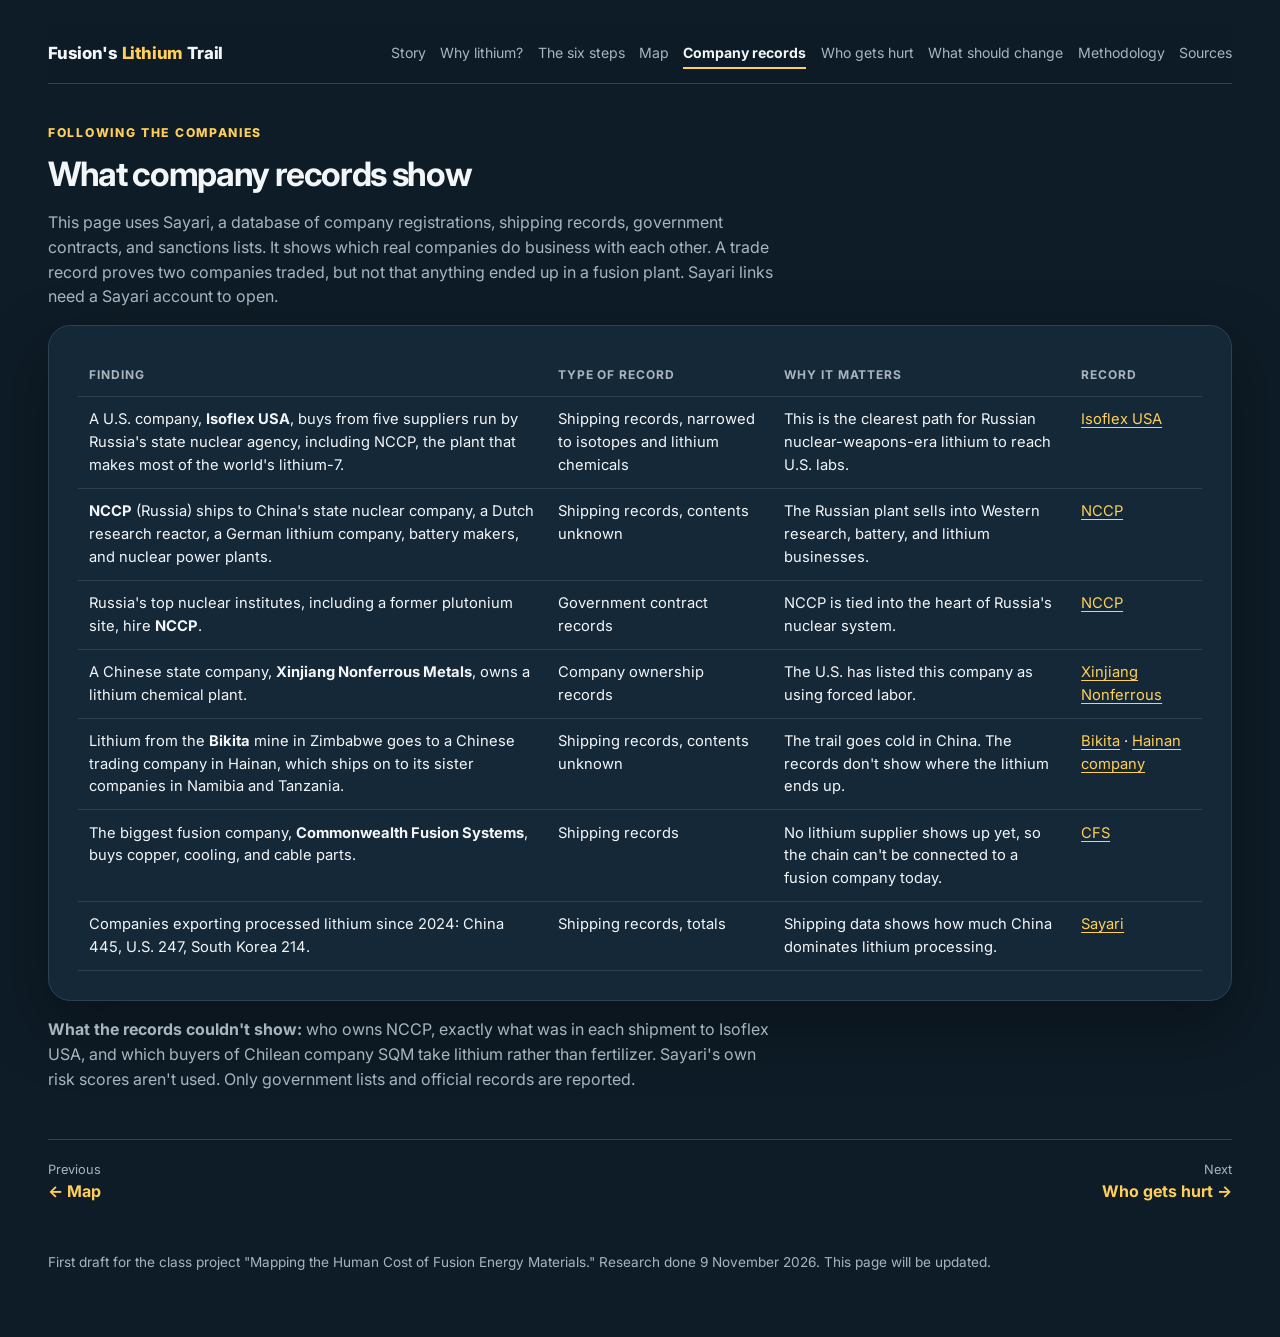
<file: docs/companies.html>
<!doctype html>
<html lang="en">
<head>
<meta charset="UTF-8">
<meta name="viewport" content="width=device-width, initial-scale=1">
<meta name="description" content="What company and shipping records show about fusion's lithium supply chain.">
<meta name="theme-color" content="#0e1c27">
<link rel="icon" href="data:,">
<link rel="preconnect" href="https://fonts.googleapis.com">
<link href="https://fonts.googleapis.com/css2?family=Inter:wght@400;500;600;700;800&display=swap" rel="stylesheet">
<title>Company Records</title>
<link rel="stylesheet" href="assets/site.css">
</head>
<body>
<main>
  <nav class="site-nav" aria-label="Site">
    <a class="brand" href="index.html">Fusion's <span>Lithium</span> Trail</a>
    <ul><li><a class="navlink" href="index.html">Story</a></li><li><a class="navlink" href="lithium.html">Why lithium?</a></li><li><a class="navlink" href="steps.html">The six steps</a></li><li><a class="navlink" href="globe.html">Map</a></li><li><a class="navlink" href="companies.html" aria-current="page">Company records</a></li><li><a class="navlink" href="harm.html">Who gets hurt</a></li><li><a class="navlink" href="solutions.html">What should change</a></li><li><a class="navlink" href="methodology.html">Methodology</a></li><li><a class="navlink" href="sources.html">Sources</a></li></ul>
  </nav>
  <section id="sayari" aria-labelledby="sayari-h">
    <span class="eyebrow">Following the companies</span>
    <h2 id="sayari-h">What company records show</h2>
    <p class="section-intro">This page uses Sayari, a database of company registrations, shipping records, government contracts, and sanctions lists. It shows which real companies do business with each other. A trade record proves two companies traded, but not that anything ended up in a fusion plant. Sayari links need a Sayari account to open.</p>
    <div class="shell table-scroll">
      <table>
        <thead><tr><th>Finding</th><th>Type of record</th><th>Why it matters</th><th>Record</th></tr></thead>
        <tbody>
          <tr><td>A U.S. company, <strong>Isoflex USA</strong>, buys from five suppliers run by Russia's state nuclear agency, including NCCP, the plant that makes most of the world's lithium-7.</td><td>Shipping records, narrowed to isotopes and lithium chemicals</td><td>This is the clearest path for Russian nuclear-weapons-era lithium to reach U.S. labs.</td><td><a href="https://graph.sayari.com/resource/entity/AEGsjKeoKLf8DAjnFUikgw" target="_blank" rel="noopener">Isoflex USA</a></td></tr>
          <tr><td><strong>NCCP</strong> (Russia) ships to China's state nuclear company, a Dutch research reactor, a German lithium company, battery makers, and nuclear power plants.</td><td>Shipping records, contents unknown</td><td>The Russian plant sells into Western research, battery, and lithium businesses.</td><td><a href="https://graph.sayari.com/resource/entity/uGeE9Bs2EvxWqf4mTsQFRQ" target="_blank" rel="noopener">NCCP</a></td></tr>
          <tr><td>Russia's top nuclear institutes, including a former plutonium site, hire <strong>NCCP</strong>.</td><td>Government contract records</td><td>NCCP is tied into the heart of Russia's nuclear system.</td><td><a href="https://graph.sayari.com/resource/entity/uGeE9Bs2EvxWqf4mTsQFRQ" target="_blank" rel="noopener">NCCP</a></td></tr>
          <tr><td>A Chinese state company, <strong>Xinjiang Nonferrous Metals</strong>, owns a lithium chemical plant.</td><td>Company ownership records</td><td>The U.S. has listed this company as using forced labor.</td><td><a href="https://graph.sayari.com/resource/entity/3CswEP9tXc2H8ReYWPr9cQ" target="_blank" rel="noopener">Xinjiang Nonferrous</a></td></tr>
          <tr><td>Lithium from the <strong>Bikita</strong> mine in Zimbabwe goes to a Chinese trading company in Hainan, which ships on to its sister companies in Namibia and Tanzania.</td><td>Shipping records, contents unknown</td><td>The trail goes cold in China. The records don't show where the lithium ends up.</td><td><a href="https://graph.sayari.com/resource/entity/RwcU9n6KEGr1upZT1NyNEg" target="_blank" rel="noopener">Bikita</a> · <a href="https://graph.sayari.com/resource/entity/NU2nnTaUlY9iKHBogeoPtQ" target="_blank" rel="noopener">Hainan company</a></td></tr>
          <tr><td>The biggest fusion company, <strong>Commonwealth Fusion Systems</strong>, buys copper, cooling, and cable parts.</td><td>Shipping records</td><td>No lithium supplier shows up yet, so the chain can't be connected to a fusion company today.</td><td><a href="https://graph.sayari.com/resource/entity/pvo3Wv7gZb9K0hiji7-Nag" target="_blank" rel="noopener">CFS</a></td></tr>
          <tr><td>Companies exporting processed lithium since 2024: China 445, U.S. 247, South Korea 214.</td><td>Shipping records, totals</td><td>Shipping data shows how much China dominates lithium processing.</td><td><a href="https://graph.sayari.com" target="_blank" rel="noopener">Sayari</a></td></tr>
        </tbody>
      </table>
    </div>
    <p class="section-intro" style="margin-top:1rem"><strong>What the records couldn't show:</strong> who owns NCCP, exactly what was in each shipment to Isoflex USA, and which buyers of Chilean company SQM take lithium rather than fertilizer. Sayari's own risk scores aren't used. Only government lists and official records are reported.</p>
  </section>
  <nav class="pager" aria-label="Page by page"><a href="globe.html"><small>Previous</small>← Map</a><a class="next" href="harm.html"><small>Next</small>Who gets hurt →</a></nav>
  <footer>First draft for the class project "Mapping the Human Cost of Fusion Energy Materials." Research done 9 November 2026. This page will be updated.</footer>
</main>

</body>
</html>
</file>
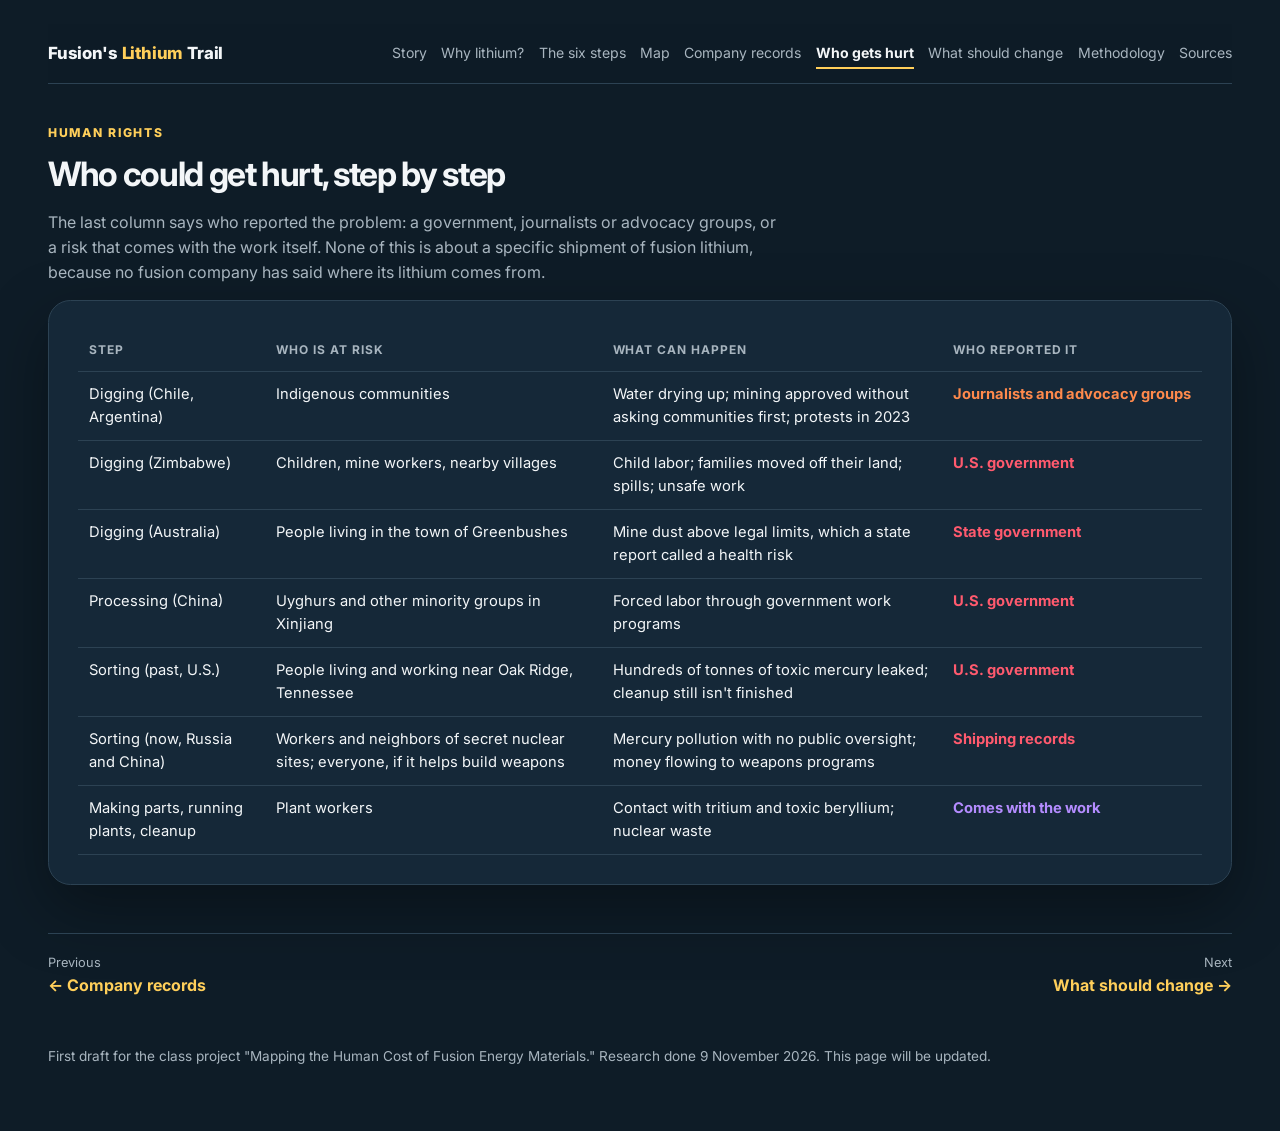
<file: docs/harm.html>
<!doctype html>
<html lang="en">
<head>
<meta charset="UTF-8">
<meta name="viewport" content="width=device-width, initial-scale=1">
<meta name="description" content="Who could get hurt at each step of fusion's lithium supply chain.">
<meta name="theme-color" content="#0e1c27">
<link rel="icon" href="data:,">
<link rel="preconnect" href="https://fonts.googleapis.com">
<link href="https://fonts.googleapis.com/css2?family=Inter:wght@400;500;600;700;800&display=swap" rel="stylesheet">
<title>Who Gets Hurt</title>
<link rel="stylesheet" href="assets/site.css">
</head>
<body>
<main>
  <nav class="site-nav" aria-label="Site">
    <a class="brand" href="index.html">Fusion's <span>Lithium</span> Trail</a>
    <ul><li><a class="navlink" href="index.html">Story</a></li><li><a class="navlink" href="lithium.html">Why lithium?</a></li><li><a class="navlink" href="steps.html">The six steps</a></li><li><a class="navlink" href="globe.html">Map</a></li><li><a class="navlink" href="companies.html">Company records</a></li><li><a class="navlink" href="harm.html" aria-current="page">Who gets hurt</a></li><li><a class="navlink" href="solutions.html">What should change</a></li><li><a class="navlink" href="methodology.html">Methodology</a></li><li><a class="navlink" href="sources.html">Sources</a></li></ul>
  </nav>
  <section id="risks" aria-labelledby="risk-h">
    <span class="eyebrow">Human rights</span>
    <h2 id="risk-h">Who could get hurt, step by step</h2>
    <p class="section-intro">The last column says who reported the problem: a government, journalists or advocacy groups, or a risk that comes with the work itself. None of this is about a specific shipment of fusion lithium, because no fusion company has said where its lithium comes from.</p>
    <div class="shell table-scroll">
      <table>
        <thead><tr><th>Step</th><th>Who is at risk</th><th>What can happen</th><th>Who reported it</th></tr></thead>
        <tbody>
          <tr><td>Digging (Chile, Argentina)</td><td>Indigenous communities</td><td>Water drying up; mining approved without asking communities first; protests in 2023</td><td class="lvl ngo">Journalists and advocacy groups</td></tr>
          <tr><td>Digging (Zimbabwe)</td><td>Children, mine workers, nearby villages</td><td>Child labor; families moved off their land; spills; unsafe work</td><td class="lvl gov">U.S. government</td></tr>
          <tr><td>Digging (Australia)</td><td>People living in the town of Greenbushes</td><td>Mine dust above legal limits, which a state report called a health risk</td><td class="lvl gov">State government</td></tr>
          <tr><td>Processing (China)</td><td>Uyghurs and other minority groups in Xinjiang</td><td>Forced labor through government work programs</td><td class="lvl gov">U.S. government</td></tr>
          <tr><td>Sorting (past, U.S.)</td><td>People living and working near Oak Ridge, Tennessee</td><td>Hundreds of tonnes of toxic mercury leaked; cleanup still isn't finished</td><td class="lvl gov">U.S. government</td></tr>
          <tr><td>Sorting (now, Russia and China)</td><td>Workers and neighbors of secret nuclear sites; everyone, if it helps build weapons</td><td>Mercury pollution with no public oversight; money flowing to weapons programs</td><td class="lvl gov">Shipping records</td></tr>
          <tr><td>Making parts, running plants, cleanup</td><td>Plant workers</td><td>Contact with tritium and toxic beryllium; nuclear waste</td><td class="lvl struct">Comes with the work</td></tr>
        </tbody>
      </table>
    </div>
  </section>
  <nav class="pager" aria-label="Page by page"><a href="companies.html"><small>Previous</small>← Company records</a><a class="next" href="solutions.html"><small>Next</small>What should change →</a></nav>
  <footer>First draft for the class project "Mapping the Human Cost of Fusion Energy Materials." Research done 9 November 2026. This page will be updated.</footer>
</main>

</body>
</html>
</file>
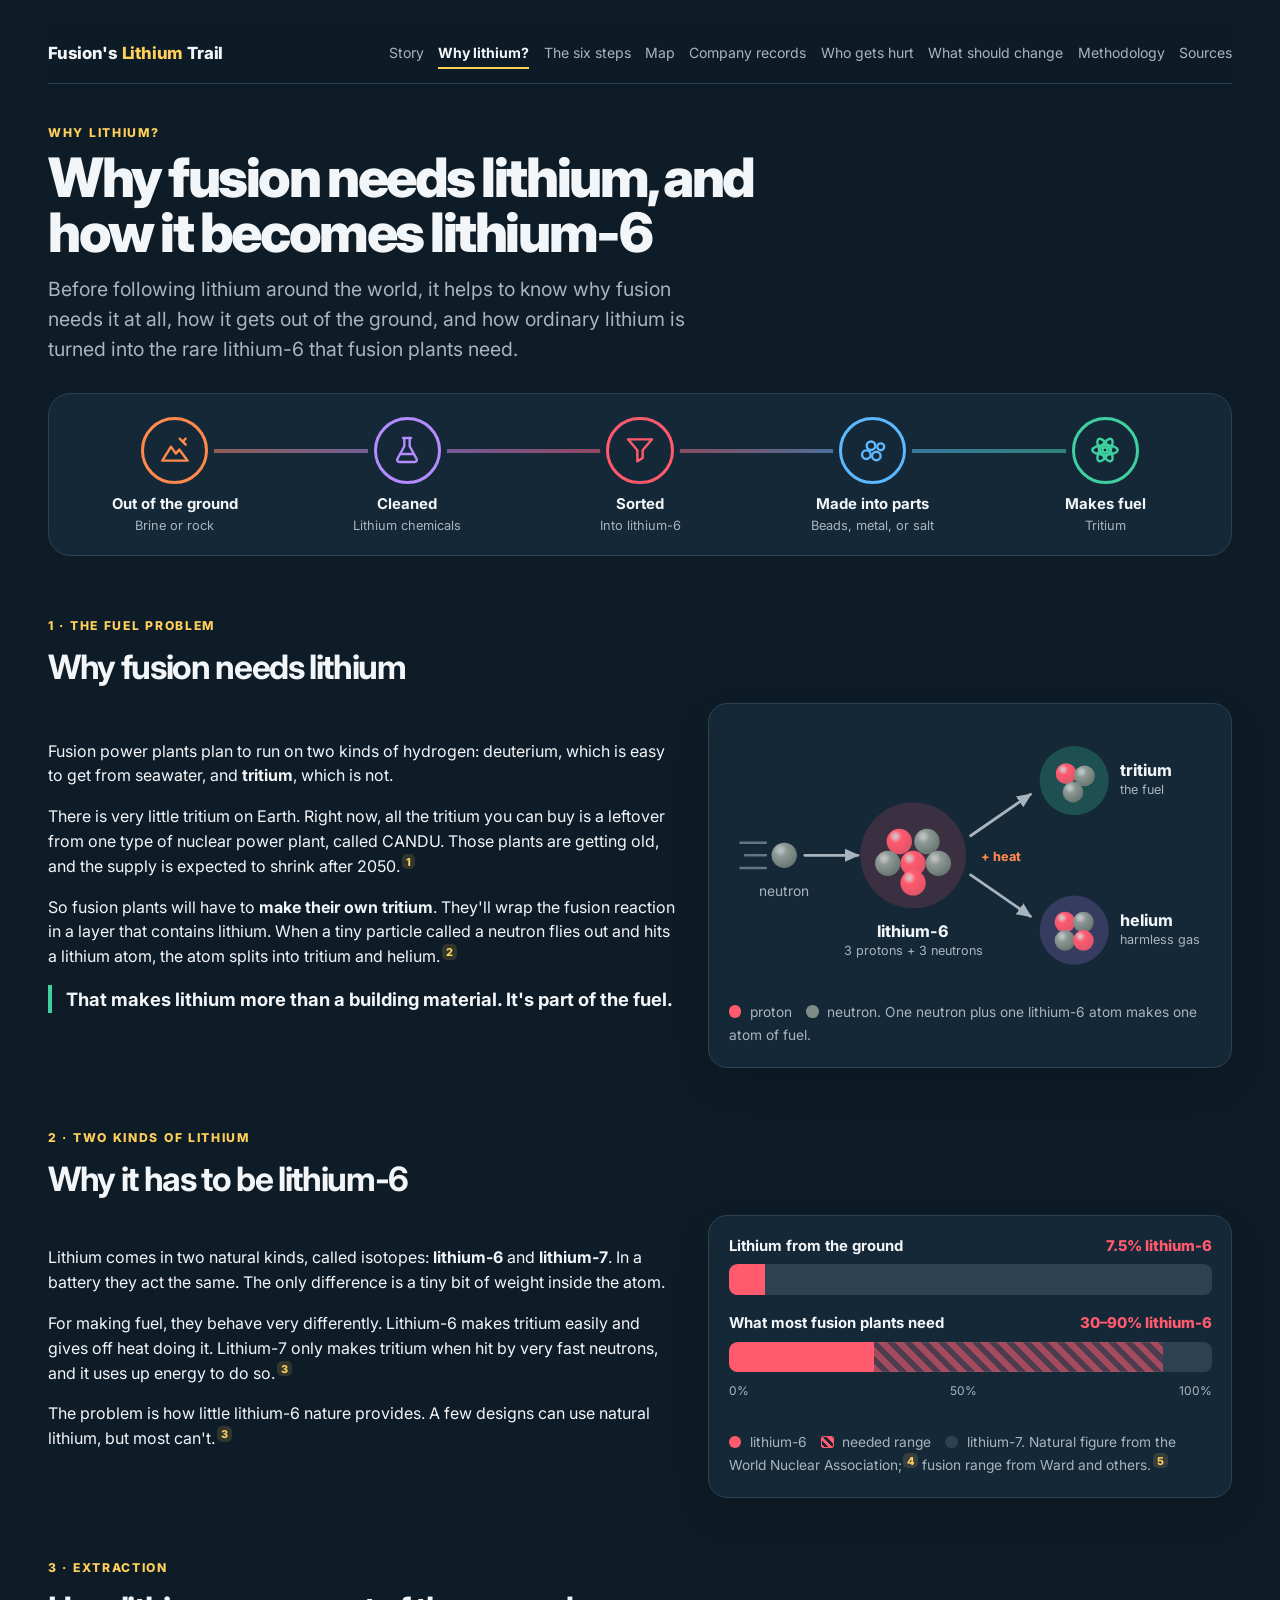
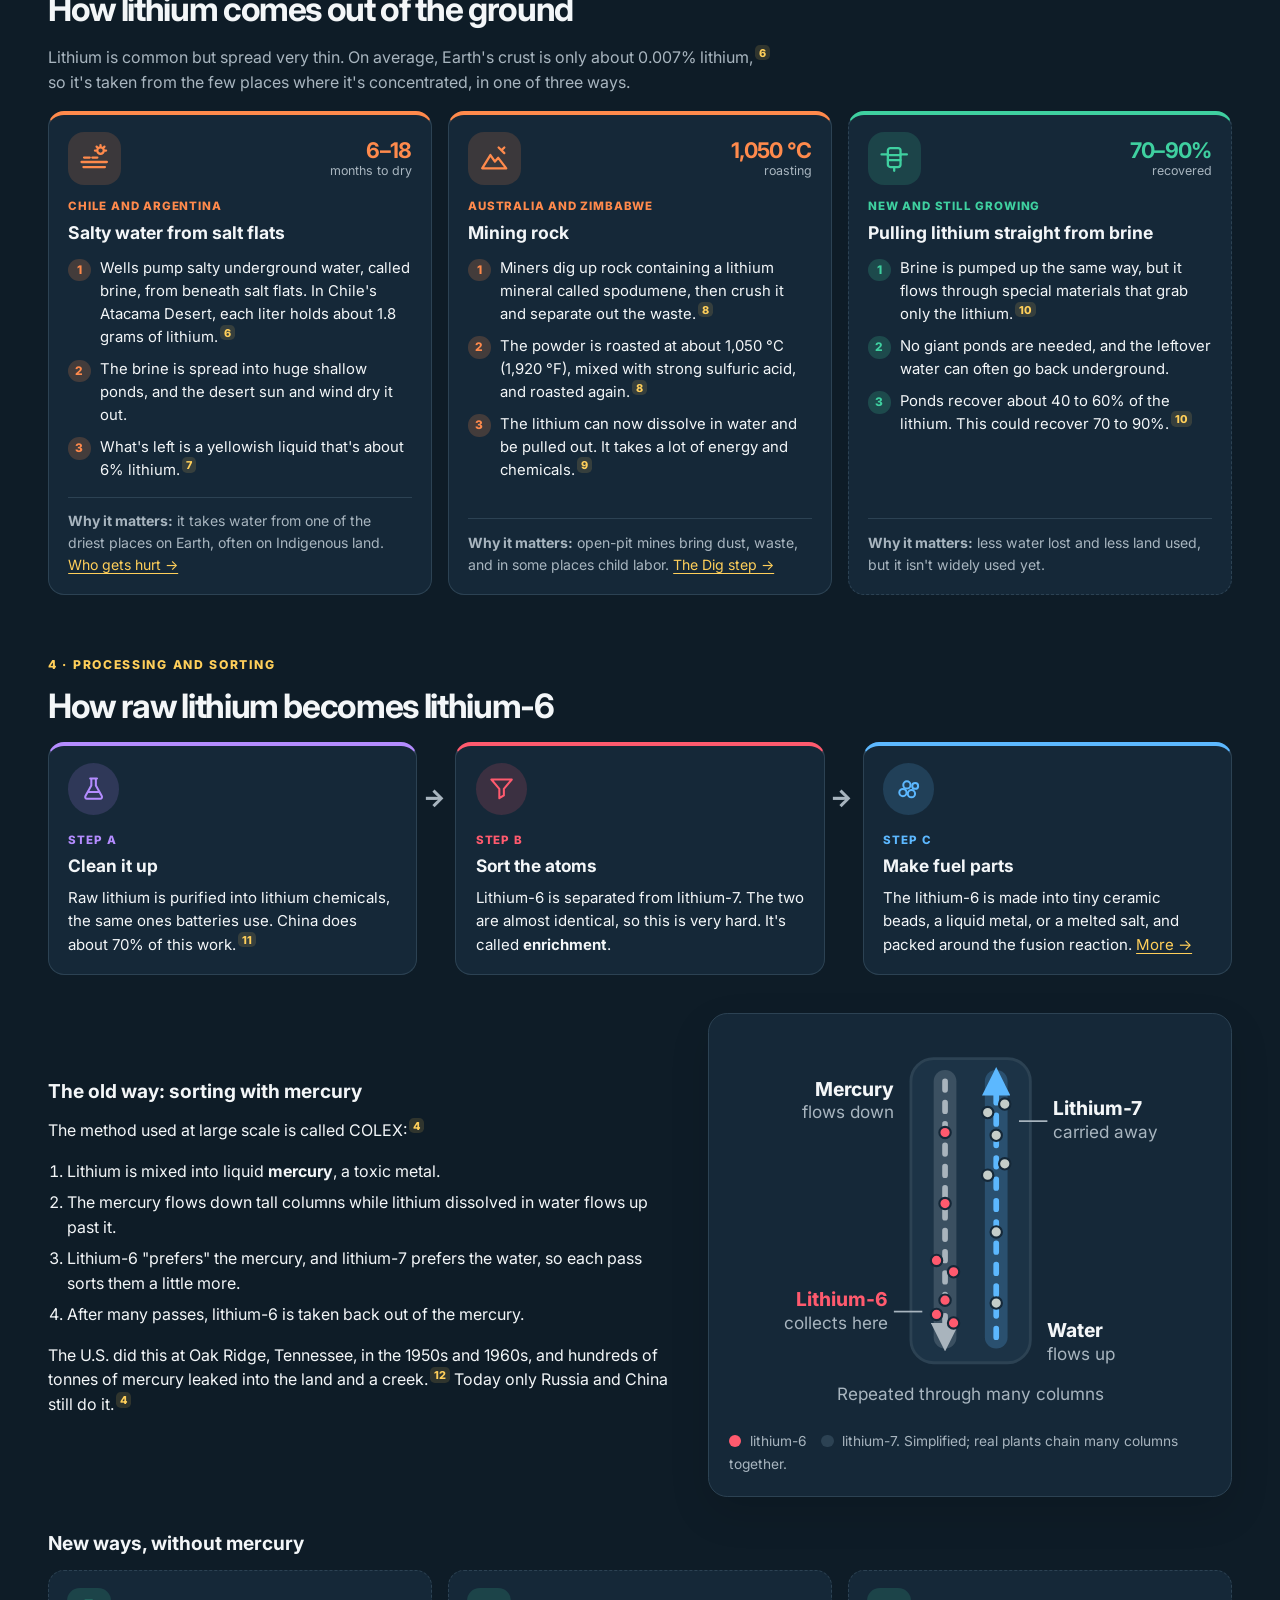
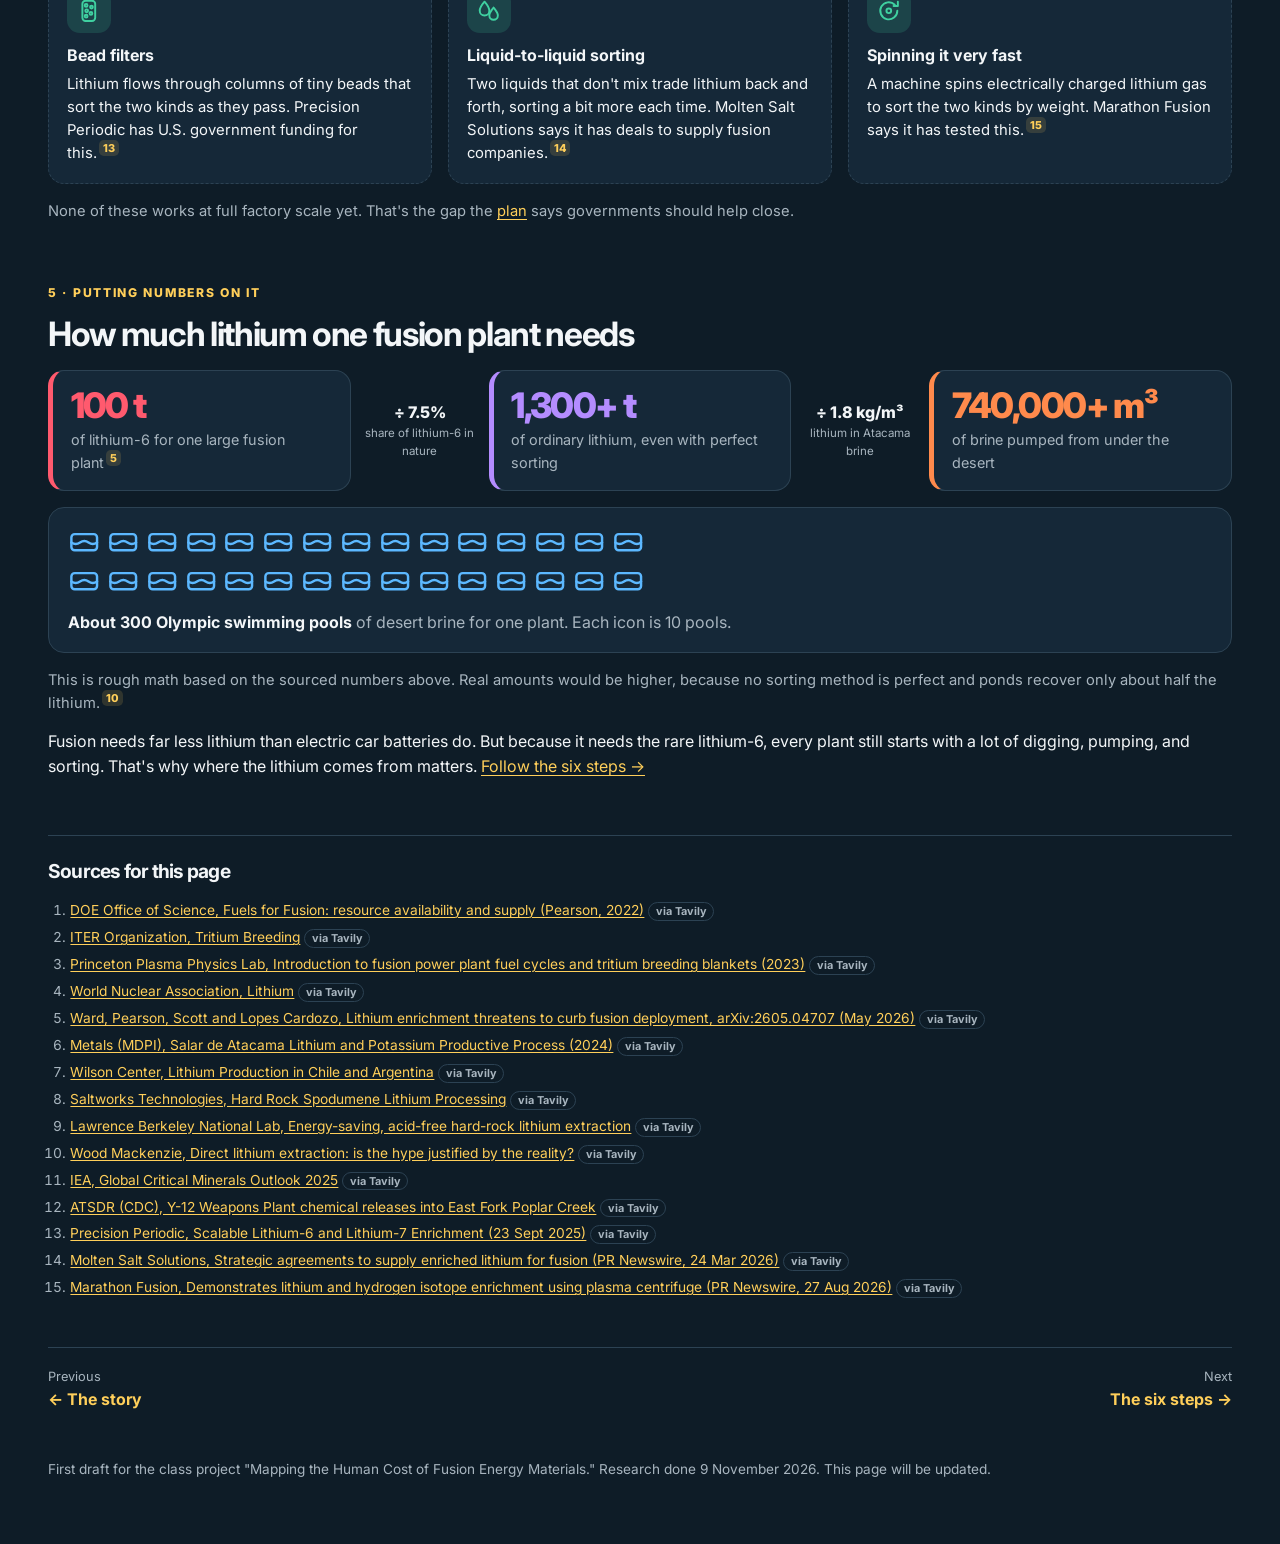
<file: docs/lithium.html>
<!doctype html>
<html lang="en">
<head>
<meta charset="UTF-8">
<meta name="viewport" content="width=device-width, initial-scale=1">
<meta name="description" content="Why fusion needs lithium, how lithium is taken out of the ground, and how it is turned into lithium-6, in plain language.">
<meta name="theme-color" content="#0e1c27">
<link rel="icon" href="data:,">
<link rel="preconnect" href="https://fonts.googleapis.com">
<link href="https://fonts.googleapis.com/css2?family=Inter:wght@400;500;600;700;800&display=swap" rel="stylesheet">
<title>Why Lithium</title>
<link rel="stylesheet" href="assets/site.css">
</head>
<body>
<main>
  <nav class="site-nav" aria-label="Site">
    <a class="brand" href="index.html">Fusion's <span>Lithium</span> Trail</a>
    <ul><li><a class="navlink" href="index.html">Story</a></li><li><a class="navlink" href="lithium.html" aria-current="page">Why lithium?</a></li><li><a class="navlink" href="steps.html">The six steps</a></li><li><a class="navlink" href="globe.html">Map</a></li><li><a class="navlink" href="companies.html">Company records</a></li><li><a class="navlink" href="harm.html">Who gets hurt</a></li><li><a class="navlink" href="solutions.html">What should change</a></li><li><a class="navlink" href="methodology.html">Methodology</a></li><li><a class="navlink" href="sources.html">Sources</a></li></ul>
  </nav>
  <svg class="icon-sprite" aria-hidden="true" focusable="false">
    <symbol id="i-pond" viewBox="0 0 24 24"><circle cx="17" cy="6" r="2.6"/><path d="M17 1.6v.9M21.4 6h-.9M13.5 6h-.9M20.1 2.9l-.6.6M13.9 2.9l.6.6"/><path d="M2 15h20M3.5 19h17"/><path d="M4 11.5h4.5M10.5 11.5h4"/></symbol>
    <symbol id="i-rock" viewBox="0 0 24 24"><path d="M2.5 20 9 9.5l3.6 5.2 2.6-3 6.3 8.3z"/><path d="M15.5 3.5l4.5 4.5M20 3.5l-2.2 2.2"/></symbol>
    <symbol id="i-filter" viewBox="0 0 24 24"><path d="M2 9h5M17 9h5"/><rect x="7" y="4" width="10" height="15" rx="2"/><path d="M7 9.5h10M7 13.5h10"/><path d="M12 19v3"/></symbol>
    <symbol id="i-flask" viewBox="0 0 24 24"><path d="M9 3h6M10 3v6.2L4.8 18.6A1.6 1.6 0 0 0 6.2 21h11.6a1.6 1.6 0 0 0 1.4-2.4L14 9.2V3"/><path d="M7.2 15h9.6"/></symbol>
    <symbol id="i-sort" viewBox="0 0 24 24"><path d="M3 4h18l-7 8.2V18l-4 2.5v-8.3z"/></symbol>
    <symbol id="i-pebbles" viewBox="0 0 24 24"><circle cx="7" cy="15.5" r="3.2"/><circle cx="14.5" cy="16.5" r="3.2"/><circle cx="10.5" cy="8.8" r="3.2"/><circle cx="17.8" cy="9.6" r="2.6"/></symbol>
    <symbol id="i-atom" viewBox="0 0 24 24"><circle cx="12" cy="12" r="1.9"/><ellipse cx="12" cy="12" rx="9.5" ry="3.6"/><ellipse cx="12" cy="12" rx="9.5" ry="3.6" transform="rotate(60 12 12)"/><ellipse cx="12" cy="12" rx="9.5" ry="3.6" transform="rotate(120 12 12)"/></symbol>
    <symbol id="i-beads" viewBox="0 0 24 24"><rect x="6" y="2.5" width="12" height="19" rx="3"/><circle cx="9.5" cy="7" r="1.3"/><circle cx="14.5" cy="8.5" r="1.3"/><circle cx="10" cy="12" r="1.3"/><circle cx="14" cy="14.5" r="1.3"/><circle cx="9.5" cy="17" r="1.3"/></symbol>
    <symbol id="i-liquids" viewBox="0 0 24 24"><path d="M8 3.5s-4.5 5.2-4.5 8.4a4.5 4.5 0 0 0 9 0C12.5 8.7 8 3.5 8 3.5z"/><path d="M16.5 9s-4 4.6-4 7.4a4 4 0 0 0 8 0c0-2.8-4-7.4-4-7.4z"/></symbol>
    <symbol id="i-spin" viewBox="0 0 24 24"><path d="M20 12a8 8 0 1 1-2.4-5.7"/><path d="M20.5 3.5v4h-4"/><circle cx="12" cy="12" r="2.2"/></symbol>
    <symbol id="i-pool" viewBox="0 0 24 24"><rect x="2.5" y="6" width="19" height="12" rx="2.5"/><path d="M2.5 12.2c2.1 1.4 4.3 1.4 6.4 0s4.3-1.4 6.3 0 4.3 1.4 6.3 0"/></symbol>
  </svg>

  <header class="page-head">
    <span class="eyebrow">Why lithium?</span>
    <h1 class="page-title">Why fusion needs lithium, and how it becomes lithium-6</h1>
    <p class="lede">Before following lithium around the world, it helps to know why fusion needs it at all, how it gets out of the ground, and how ordinary lithium is turned into the rare lithium-6 that fusion plants need.</p>
  </header>

  <nav class="pipeline" aria-label="The journey from the ground to fusion fuel">
    <a href="#ground" style="--c: var(--extract)"><span class="pipe-icon"><svg><use href="#i-rock"/></svg></span><span class="pipe-text"><b>Out of the ground</b><small>Brine or rock</small></span></a>
    <a href="#sorting" style="--c: var(--refine)"><span class="pipe-icon"><svg><use href="#i-flask"/></svg></span><span class="pipe-text"><b>Cleaned</b><small>Lithium chemicals</small></span></a>
    <a href="#sorting" style="--c: var(--enrich)"><span class="pipe-icon"><svg><use href="#i-sort"/></svg></span><span class="pipe-text"><b>Sorted</b><small>Into lithium-6</small></span></a>
    <a href="#sorting" style="--c: var(--fabricate)"><span class="pipe-icon"><svg><use href="#i-pebbles"/></svg></span><span class="pipe-text"><b>Made into parts</b><small>Beads, metal, or salt</small></span></a>
    <a href="#why" style="--c: var(--deploy)"><span class="pipe-icon"><svg><use href="#i-atom"/></svg></span><span class="pipe-text"><b>Makes fuel</b><small>Tritium</small></span></a>
  </nav>

  <section id="why" aria-labelledby="why-h">
    <span class="eyebrow">1 · The fuel problem</span>
    <h2 id="why-h">Why fusion needs lithium</h2>
    <div class="two-col">
      <div class="prose">
        <p>Fusion power plants plan to run on two kinds of hydrogen: deuterium, which is easy to get from seawater, and <b>tritium</b>, which is not.</p>
        <p>There is very little tritium on Earth. Right now, all the tritium you can buy is a leftover from one type of nuclear power plant, called CANDU. Those plants are getting old, and the supply is expected to shrink after 2050.<span class="cite" data-src="pearsonFuels"></span></p>
        <p>So fusion plants will have to <b>make their own tritium</b>. They'll wrap the fusion reaction in a layer that contains lithium. When a tiny particle called a neutron flies out and hits a lithium atom, the atom splits into tritium and helium.<span class="cite" data-src="iterTbm"></span></p>
        <p class="pull">That makes lithium more than a building material. It's part of the fuel.</p>
      </div>
      <figure class="diagram">
        <svg viewBox="0 0 420 230" role="img" aria-labelledby="rx-t rx-d">
          <title id="rx-t">How lithium-6 makes fusion fuel</title>
          <desc id="rx-d">A neutron hits a lithium-6 atom, made of 3 protons and 3 neutrons. It splits into tritium, which is fuel, and helium, plus some heat.</desc>
          <defs>
            <radialGradient id="gP" cx="35%" cy="30%" r="70%"><stop offset="0" style="stop-color:#fff;stop-opacity:.75"/><stop offset=".35" style="stop-color:var(--enrich)"/><stop offset="1" style="stop-color:var(--enrich);stop-opacity:.85"/></radialGradient>
            <radialGradient id="gN" cx="35%" cy="30%" r="70%"><stop offset="0" style="stop-color:#fff;stop-opacity:.7"/><stop offset=".35" style="stop-color:#8d9a96"/><stop offset="1" style="stop-color:#6b7773"/></radialGradient>
            <marker id="rxA" viewBox="0 0 10 10" refX="8" refY="5" markerWidth="6" markerHeight="6" orient="auto"><path d="M0,1 L9,5 L0,9 z" class="rx-head"/></marker>
          </defs>
          <g class="rx-trail"><path d="M10,104 h22M14,115 h18M10,126 h22"/></g>
          <circle cx="48" cy="115" r="11" fill="url(#gN)"/>
          <text x="48" y="150" class="rx-l">neutron</text>
          <path d="M66,115 H112" class="rx-arrow" marker-end="url(#rxA)"/>
          <circle cx="160" cy="115" r="46" class="rx-halo li"/>
          <g>
            <circle cx="148" cy="103" r="11" fill="url(#gP)"/><circle cx="172" cy="103" r="11" fill="url(#gN)"/>
            <circle cx="138" cy="122" r="11" fill="url(#gN)"/><circle cx="160" cy="122" r="11" fill="url(#gP)"/><circle cx="182" cy="122" r="11" fill="url(#gN)"/>
            <circle cx="160" cy="139" r="11" fill="url(#gP)"/>
          </g>
          <text x="160" y="186" class="rx-l strong">lithium-6</text>
          <text x="160" y="202" class="rx-l small">3 protons + 3 neutrons</text>
          <path d="M210,98 L262,62" class="rx-arrow" marker-end="url(#rxA)"/>
          <path d="M210,132 L262,168" class="rx-arrow" marker-end="url(#rxA)"/>
          <text x="236" y="120" class="rx-l small heat">+ heat</text>
          <circle cx="300" cy="50" r="30" class="rx-halo tri"/>
          <circle cx="293" cy="44" r="9" fill="url(#gP)"/><circle cx="309" cy="46" r="9" fill="url(#gN)"/><circle cx="299" cy="60" r="9" fill="url(#gN)"/>
          <text x="340" y="46" class="rx-l start strong">tritium</text><text x="340" y="62" class="rx-l start small">the fuel</text>
          <circle cx="300" cy="180" r="30" class="rx-halo he"/>
          <circle cx="292" cy="173" r="9" fill="url(#gP)"/><circle cx="308" cy="173" r="9" fill="url(#gN)"/><circle cx="292" cy="189" r="9" fill="url(#gN)"/><circle cx="308" cy="189" r="9" fill="url(#gP)"/>
          <text x="340" y="176" class="rx-l start strong">helium</text><text x="340" y="192" class="rx-l start small">harmless gas</text>
        </svg>
        <figcaption><span class="key p"></span> proton <span class="key n"></span> neutron. One neutron plus one lithium-6 atom makes one atom of fuel.</figcaption>
      </figure>
    </div>
  </section>

  <section id="six" aria-labelledby="six-h">
    <span class="eyebrow">2 · Two kinds of lithium</span>
    <h2 id="six-h">Why it has to be lithium-6</h2>
    <div class="two-col">
      <div class="prose">
        <p>Lithium comes in two natural kinds, called isotopes: <b>lithium-6</b> and <b>lithium-7</b>. In a battery they act the same. The only difference is a tiny bit of weight inside the atom.</p>
        <p>For making fuel, they behave very differently. Lithium-6 makes tritium easily and gives off heat doing it. Lithium-7 only makes tritium when hit by very fast neutrons, and it uses up energy to do so.<span class="cite" data-src="ppplBlankets"></span></p>
        <p>The problem is how little lithium-6 nature provides. A few designs can use natural lithium, but most can't.<span class="cite" data-src="ppplBlankets"></span></p>
      </div>
      <figure class="diagram iso" aria-label="Bar chart comparing natural lithium, 7.5 percent lithium-6, with what fusion needs, 30 to 90 percent">
        <div class="iso-row">
          <div class="iso-label"><b>Lithium from the ground</b><span class="iso-val">7.5% lithium-6</span></div>
          <div class="iso-bar"><span class="seg li6" style="width:7.5%"></span><span class="seg li7"></span></div>
        </div>
        <div class="iso-row">
          <div class="iso-label"><b>What most fusion plants need</b><span class="iso-val">30–90% lithium-6</span></div>
          <div class="iso-bar"><span class="seg li6" style="width:30%"></span><span class="seg li6-range" style="width:60%"></span><span class="seg li7"></span></div>
        </div>
        <div class="iso-scale" aria-hidden="true"><span>0%</span><span>50%</span><span>100%</span></div>
        <figcaption><span class="key li6"></span> lithium-6 <span class="key range"></span> needed range <span class="key li7"></span> lithium-7. Natural figure from the World Nuclear Association;<span class="cite" data-src="wnaLithium"></span> fusion range from Ward and others.<span class="cite" data-src="wardArxiv"></span></figcaption>
      </figure>
    </div>
  </section>

  <section id="ground" aria-labelledby="ground-h">
    <span class="eyebrow">3 · Extraction</span>
    <h2 id="ground-h">How lithium comes out of the ground</h2>
    <p class="section-intro">Lithium is common but spread very thin. On average, Earth's crust is only about 0.007% lithium,<span class="cite" data-src="mdpiAtacama"></span> so it's taken from the few places where it's concentrated, in one of three ways.</p>
    <div class="ways">
      <article class="way" style="--c: var(--extract)">
        <div class="way-top"><span class="way-icon"><svg><use href="#i-pond"/></svg></span><span class="stat"><b>6–18</b> months to dry</span></div>
        <span class="way-tag">Chile and Argentina</span>
        <h3>Salty water from salt flats</h3>
        <ol class="mini-steps">
          <li>Wells pump salty underground water, called brine, from beneath salt flats. In Chile's Atacama Desert, each liter holds about 1.8 grams of lithium.<span class="cite" data-src="mdpiAtacama"></span></li>
          <li>The brine is spread into huge shallow ponds, and the desert sun and wind dry it out.</li>
          <li>What's left is a yellowish liquid that's about 6% lithium.<span class="cite" data-src="wilsonCenter"></span></li>
        </ol>
        <p class="why-care"><b>Why it matters:</b> it takes water from one of the driest places on Earth, often on Indigenous land. <a href="harm.html">Who gets hurt →</a></p>
      </article>
      <article class="way" style="--c: var(--extract)">
        <div class="way-top"><span class="way-icon"><svg><use href="#i-rock"/></svg></span><span class="stat"><b>1,050 °C</b> roasting</span></div>
        <span class="way-tag">Australia and Zimbabwe</span>
        <h3>Mining rock</h3>
        <ol class="mini-steps">
          <li>Miners dig up rock containing a lithium mineral called spodumene, then crush it and separate out the waste.<span class="cite" data-src="saltworks"></span></li>
          <li>The powder is roasted at about 1,050 °C (1,920 °F), mixed with strong sulfuric acid, and roasted again.<span class="cite" data-src="saltworks"></span></li>
          <li>The lithium can now dissolve in water and be pulled out. It takes a lot of energy and chemicals.<span class="cite" data-src="lblSpodumene"></span></li>
        </ol>
        <p class="why-care"><b>Why it matters:</b> open-pit mines bring dust, waste, and in some places child labor. <a href="steps.html?step=extract">The Dig step →</a></p>
      </article>
      <article class="way is-new" style="--c: var(--deploy)">
        <div class="way-top"><span class="way-icon"><svg><use href="#i-filter"/></svg></span><span class="stat"><b>70–90%</b> recovered</span></div>
        <span class="way-tag">New and still growing</span>
        <h3>Pulling lithium straight from brine</h3>
        <ol class="mini-steps">
          <li>Brine is pumped up the same way, but it flows through special materials that grab only the lithium.<span class="cite" data-src="woodmacDle"></span></li>
          <li>No giant ponds are needed, and the leftover water can often go back underground.</li>
          <li>Ponds recover about 40 to 60% of the lithium. This could recover 70 to 90%.<span class="cite" data-src="woodmacDle"></span></li>
        </ol>
        <p class="why-care"><b>Why it matters:</b> less water lost and less land used, but it isn't widely used yet.</p>
      </article>
    </div>
  </section>

  <section id="sorting" aria-labelledby="sorting-h">
    <span class="eyebrow">4 · Processing and sorting</span>
    <h2 id="sorting-h">How raw lithium becomes lithium-6</h2>
    <ol class="process">
      <li style="--c: var(--refine)"><span class="proc-icon"><svg><use href="#i-flask"/></svg></span><span class="proc-n">Step A</span><h3>Clean it up</h3><p>Raw lithium is purified into lithium chemicals, the same ones batteries use. China does about 70% of this work.<span class="cite" data-src="ieaGcmo2025"></span></p></li>
      <li style="--c: var(--enrich)"><span class="proc-icon"><svg><use href="#i-sort"/></svg></span><span class="proc-n">Step B</span><h3>Sort the atoms</h3><p>Lithium-6 is separated from lithium-7. The two are almost identical, so this is very hard. It's called <b>enrichment</b>.</p></li>
      <li style="--c: var(--fabricate)"><span class="proc-icon"><svg><use href="#i-pebbles"/></svg></span><span class="proc-n">Step C</span><h3>Make fuel parts</h3><p>The lithium-6 is made into tiny ceramic beads, a liquid metal, or a melted salt, and packed around the fusion reaction. <a href="steps.html?step=fabricate">More →</a></p></li>
    </ol>

    <div class="two-col sort-old">
      <div class="prose">
        <h3 class="sub-h">The old way: sorting with mercury</h3>
        <p>The method used at large scale is called COLEX:<span class="cite" data-src="wnaLithium"></span></p>
        <ol class="plain-steps">
          <li>Lithium is mixed into liquid <b>mercury</b>, a toxic metal.</li>
          <li>The mercury flows down tall columns while lithium dissolved in water flows up past it.</li>
          <li>Lithium-6 "prefers" the mercury, and lithium-7 prefers the water, so each pass sorts them a little more.</li>
          <li>After many passes, lithium-6 is taken back out of the mercury.</li>
        </ol>
        <p>The U.S. did this at Oak Ridge, Tennessee, in the 1950s and 1960s, and hundreds of tonnes of mercury leaked into the land and a creek.<span class="cite" data-src="atsdrY12"></span> Today only Russia and China still do it.<span class="cite" data-src="wnaLithium"></span></p>
      </div>
      <figure class="diagram">
        <svg viewBox="0 0 340 270" role="img" aria-labelledby="hg-t hg-d">
          <title id="hg-t">The mercury sorting column</title>
          <desc id="hg-d">Mercury flows down one side and collects lithium-6 at the bottom. Water flows up the other side and carries lithium-7 to the top.</desc>
          <defs>
            <marker id="hgA" viewBox="0 0 10 10" refX="5" refY="5" markerWidth="5" markerHeight="5" orient="auto"><path d="M0,0 L10,5 L0,10 z" class="hg-head"/></marker>
            <marker id="hgB" viewBox="0 0 10 10" refX="5" refY="5" markerWidth="5" markerHeight="5" orient="auto"><path d="M0,0 L10,5 L0,10 z" class="w-head"/></marker>
          </defs>
          <rect x="128" y="18" width="84" height="214" rx="16" class="hg-col"/>
          <path d="M152,34 V214" class="hg-lane"/>
          <path d="M152,34 V214" class="hg-flow" marker-end="url(#hgA)"/>
          <path d="M188,214 V34" class="w-lane"/>
          <path d="M188,214 V34" class="w-flow" marker-end="url(#hgB)"/>
          <g class="dots6"><circle cx="152" cy="70" r="4"/><circle cx="152" cy="120" r="4"/><circle cx="146" cy="160" r="4"/><circle cx="158" cy="168" r="4"/><circle cx="146" cy="198" r="4"/><circle cx="158" cy="204" r="4"/><circle cx="152" cy="188" r="4"/></g>
          <g class="dots7"><circle cx="188" cy="190" r="4"/><circle cx="188" cy="140" r="4"/><circle cx="182" cy="100" r="4"/><circle cx="194" cy="92" r="4"/><circle cx="182" cy="56" r="4"/><circle cx="194" cy="50" r="4"/><circle cx="188" cy="72" r="4"/></g>
          <text x="116" y="44" class="hg-l end strong">Mercury</text><text x="116" y="60" class="hg-l end">flows down</text>
          <text x="224" y="214" class="hg-l start strong">Water</text><text x="224" y="230" class="hg-l start">flows up</text>
          <path d="M116,196 H136" class="hg-tick"/><text x="112" y="192" class="hg-l end strong li6t">Lithium-6</text><text x="112" y="208" class="hg-l end">collects here</text>
          <path d="M204,62 H224" class="hg-tick"/><text x="228" y="58" class="hg-l start strong">Lithium-7</text><text x="228" y="74" class="hg-l start">carried away</text>
          <text x="170" y="258" class="hg-l">Repeated through many columns</text>
        </svg>
        <figcaption><span class="key li6"></span> lithium-6 <span class="key li7"></span> lithium-7. Simplified; real plants chain many columns together.</figcaption>
      </figure>
    </div>

    <h3 class="sub-h">New ways, without mercury</h3>
    <div class="new-ways">
      <div><span class="nw-icon"><svg><use href="#i-beads"/></svg></span><b>Bead filters</b><p>Lithium flows through columns of tiny beads that sort the two kinds as they pass. Precision Periodic has U.S. government funding for this.<span class="cite" data-src="precisionPeriodic"></span></p></div>
      <div><span class="nw-icon"><svg><use href="#i-liquids"/></svg></span><b>Liquid-to-liquid sorting</b><p>Two liquids that don't mix trade lithium back and forth, sorting a bit more each time. Molten Salt Solutions says it has deals to supply fusion companies.<span class="cite" data-src="moltenSalt"></span></p></div>
      <div><span class="nw-icon"><svg><use href="#i-spin"/></svg></span><b>Spinning it very fast</b><p>A machine spins electrically charged lithium gas to sort the two kinds by weight. Marathon Fusion says it has tested this.<span class="cite" data-src="marathon"></span></p></div>
    </div>
    <p class="note-line">None of these works at full factory scale yet. That's the gap the <a href="solutions.html">plan</a> says governments should help close.</p>
  </section>

  <section id="howmuch" aria-labelledby="howmuch-h">
    <span class="eyebrow">5 · Putting numbers on it</span>
    <h2 id="howmuch-h">How much lithium one fusion plant needs</h2>
    <div class="tiles">
      <div class="tile" style="--c: var(--enrich)"><span class="tile-n">100 t</span><span class="tile-l">of lithium-6 for one large fusion plant<span class="cite" data-src="wardArxiv"></span></span></div>
      <div class="tile-op"><span>÷ 7.5%</span><small>share of lithium-6 in nature</small></div>
      <div class="tile" style="--c: var(--refine)"><span class="tile-n">1,300+ t</span><span class="tile-l">of ordinary lithium, even with perfect sorting</span></div>
      <div class="tile-op"><span>÷ 1.8 kg/m³</span><small>lithium in Atacama brine</small></div>
      <div class="tile" style="--c: var(--extract)"><span class="tile-n">740,000+ m³</span><span class="tile-l">of brine pumped from under the desert</span></div>
    </div>
    <div class="pools" aria-label="About 300 Olympic swimming pools of brine, shown as 30 icons of 10 pools each">
      <div class="pool-row" id="pools"></div>
      <p><b>About 300 Olympic swimming pools</b> of desert brine for one plant. Each icon is 10 pools.</p>
    </div>
    <p class="note-line">This is rough math based on the sourced numbers above. Real amounts would be higher, because no sorting method is perfect and ponds recover only about half the lithium.<span class="cite" data-src="woodmacDle"></span></p>
    <p>Fusion needs far less lithium than electric car batteries do. But because it needs the rare lithium-6, every plant still starts with a lot of digging, pumping, and sorting. That's why where the lithium comes from matters. <a href="steps.html">Follow the six steps →</a></p>
  </section>

  <section class="refs" aria-labelledby="refs-h">
    <h2 id="refs-h">Sources for this page</h2>
    <ol id="page-refs"></ol>
  </section>

  <nav class="pager" aria-label="Page by page"><a href="index.html"><small>Previous</small>← The story</a><a class="next" href="steps.html"><small>Next</small>The six steps →</a></nav>
  <footer>First draft for the class project "Mapping the Human Cost of Fusion Energy Materials." Research done 9 November 2026. This page will be updated.</footer>
</main>
<script src="assets/data.js"></script>
<script>
// Number each citation by first use and build the source list at the bottom.
const order = [];
document.querySelectorAll(".cite").forEach(el => {
  const k = el.dataset.src;
  if (!SOURCES[k]) return;
  let n = order.indexOf(k);
  if (n < 0) { order.push(k); n = order.length - 1; }
  el.innerHTML = `<sup><a href="#ref-${n + 1}" aria-label="Source ${n + 1}: ${SOURCES[k][0].split(",")[0]}">${n + 1}</a></sup>`;
});
document.getElementById("page-refs").innerHTML = order.map((k, i) =>
  `<li id="ref-${i + 1}"><a href="${SOURCES[k][1]}" target="_blank" rel="noopener">${SOURCES[k][0]}</a> <span class="via">via ${via(k)}</span></li>`).join("");
// 30 pool icons, each standing for 10 Olympic pools (about 300 in all).
document.getElementById("pools").innerHTML = Array.from({ length: 30 }, () => '<svg class="pool" viewBox="0 0 24 24" aria-hidden="true"><use href="#i-pool"/></svg>').join("");
</script>
</body>
</html>
</file>
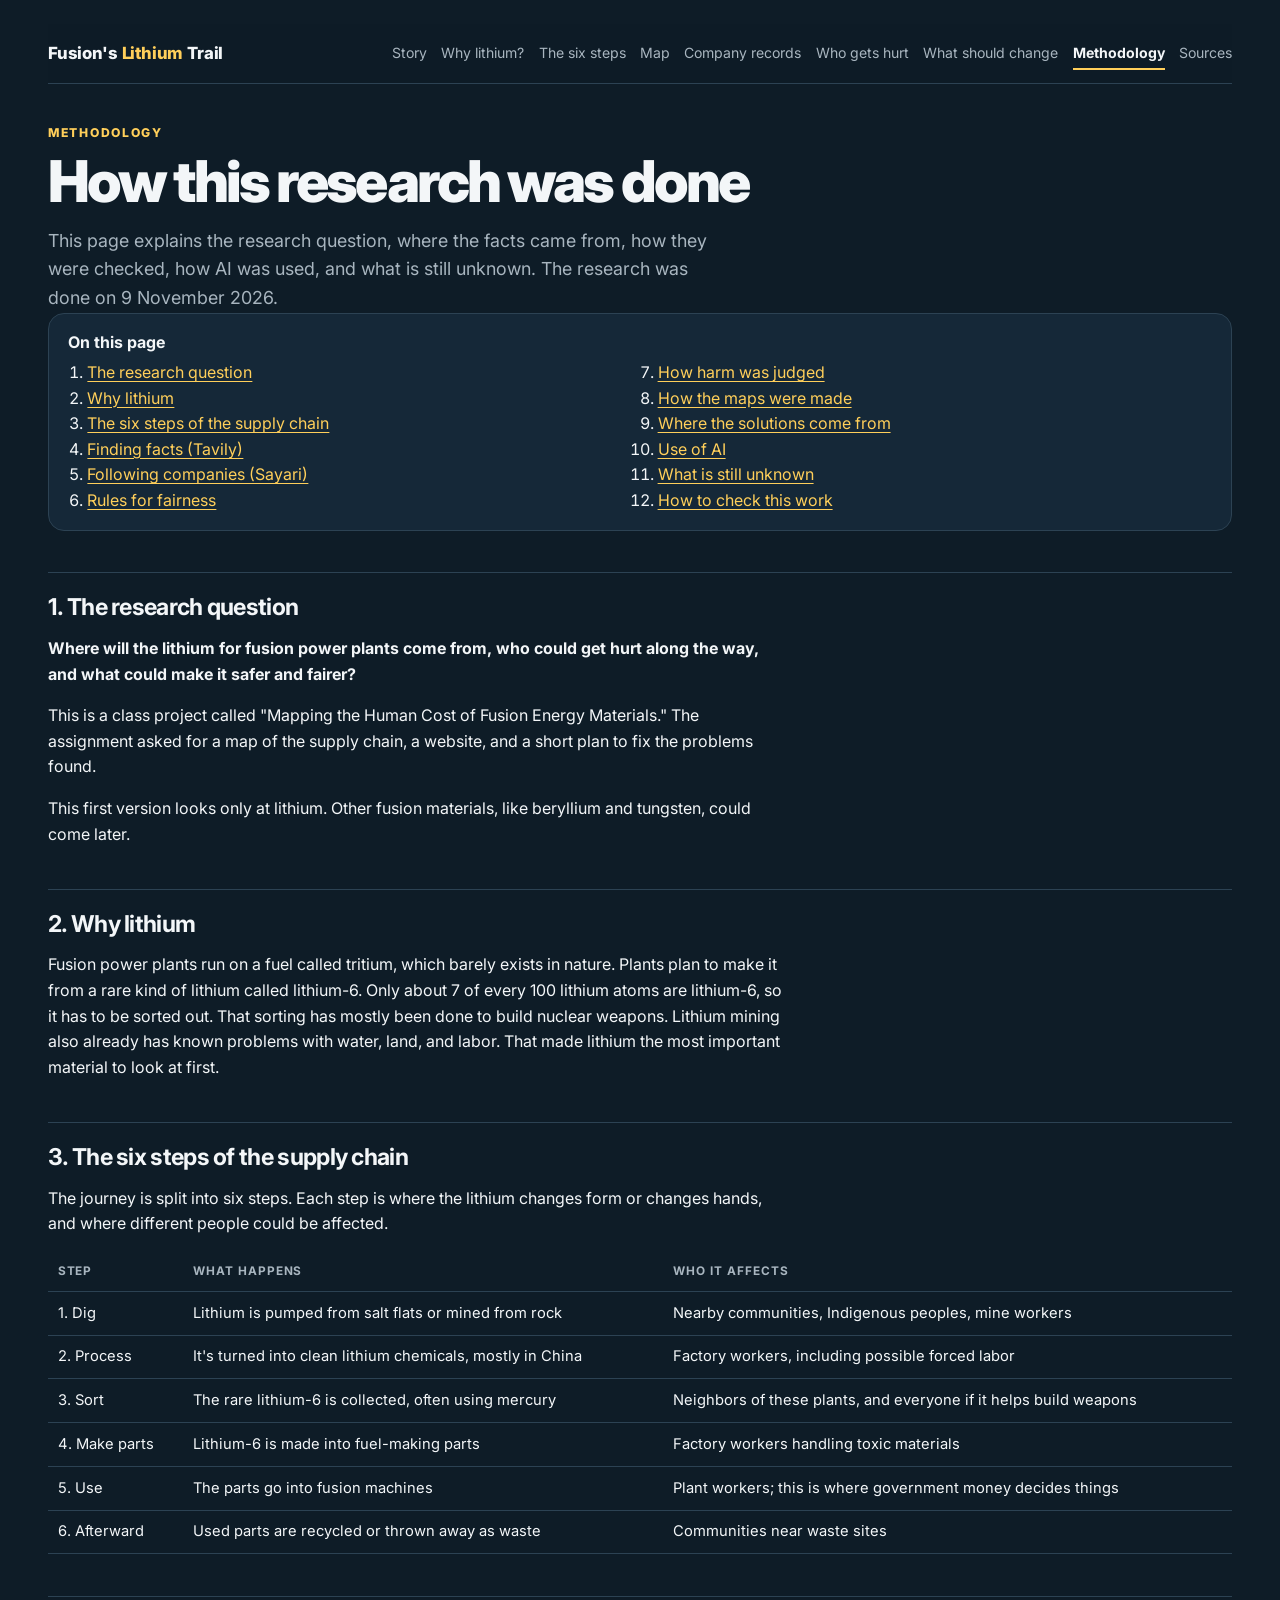
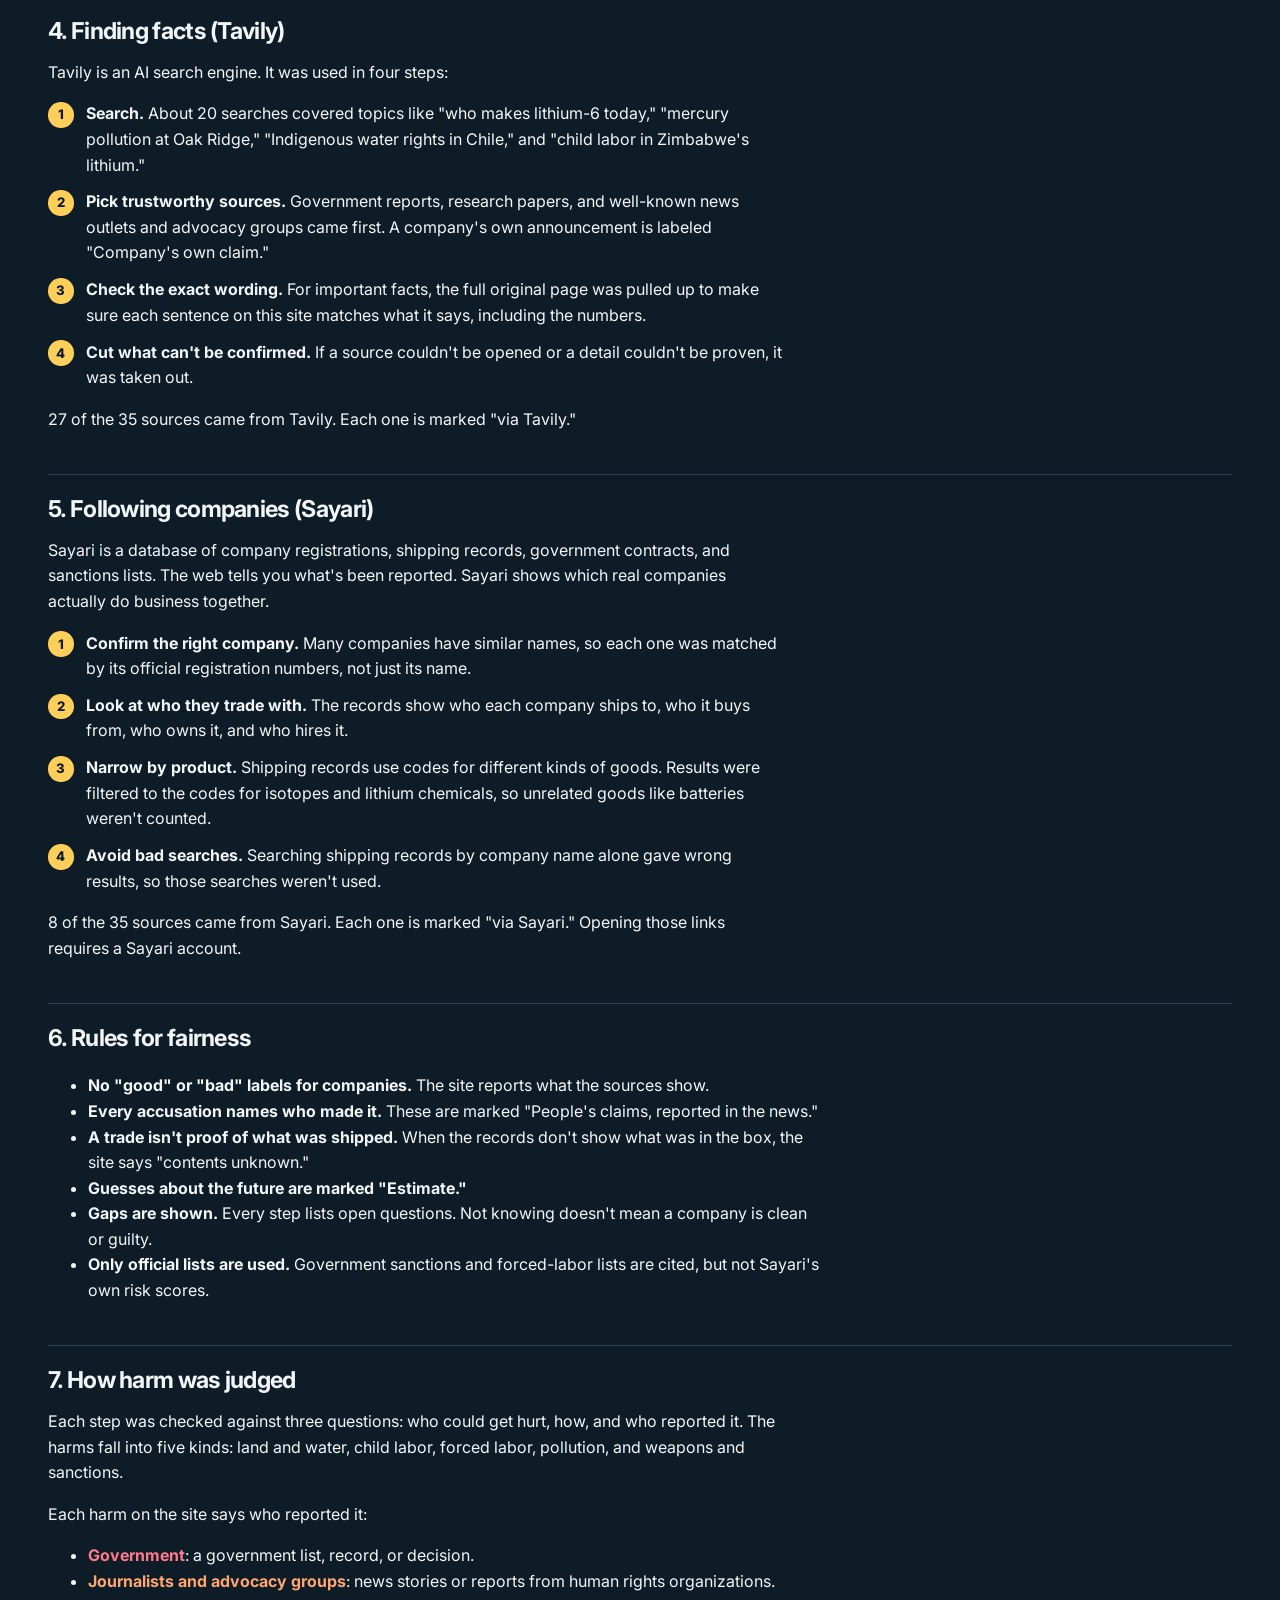
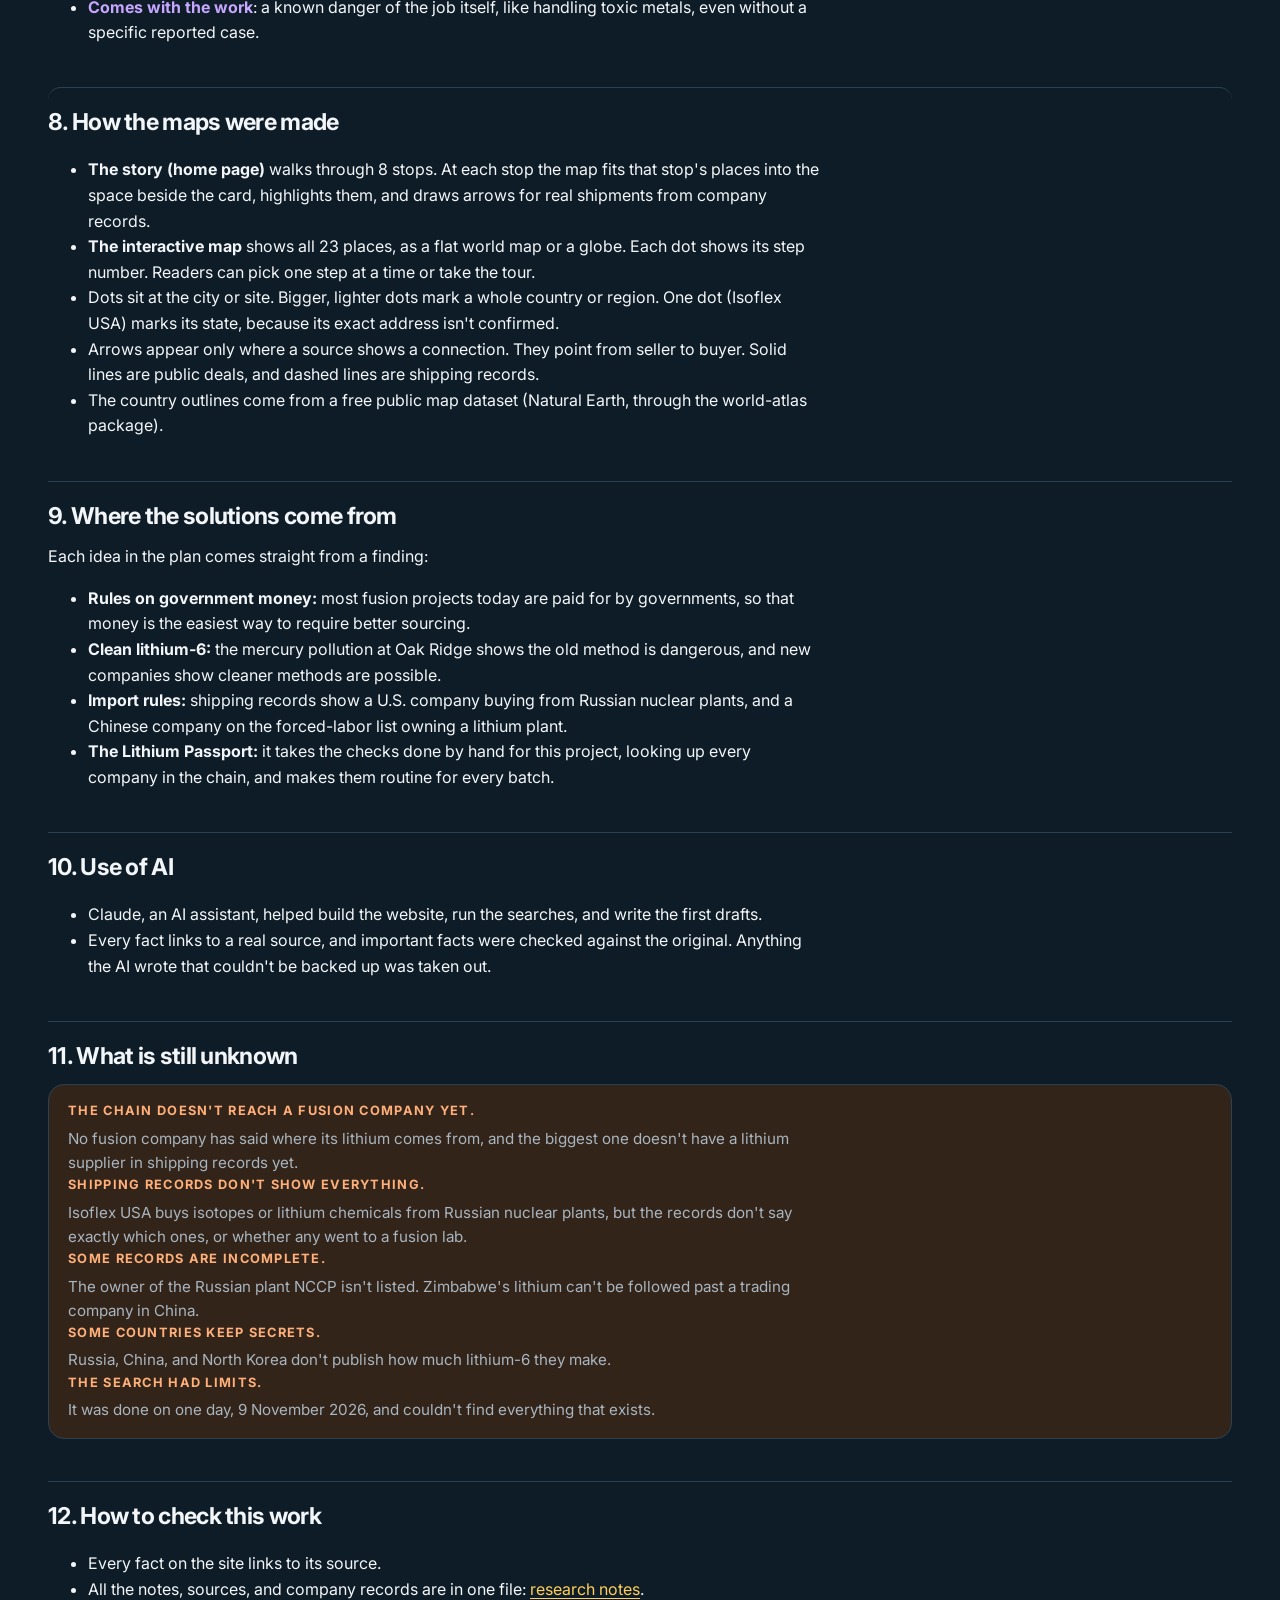
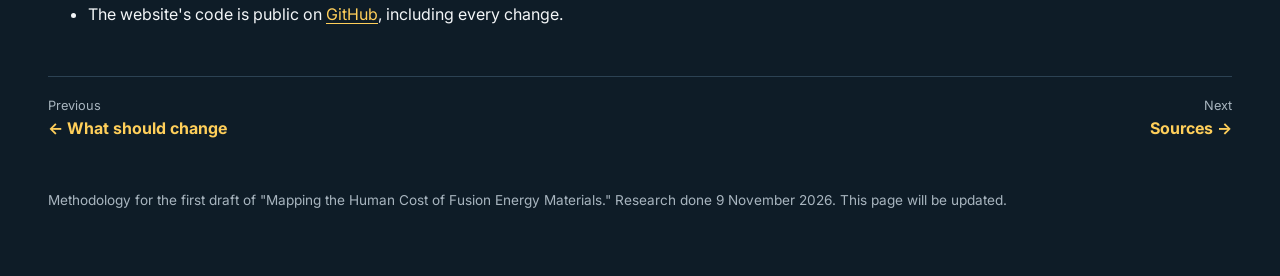
<file: docs/methodology.html>
<!doctype html>
<html lang="en">
<head>
<meta charset="UTF-8">
<meta name="viewport" content="width=device-width, initial-scale=1">
<meta name="description" content="How this research on fusion lithium was done, explained in plain language.">
<meta name="theme-color" content="#0e1c27">
<link rel="icon" href="data:,">
<link rel="preconnect" href="https://fonts.googleapis.com">
<link href="https://fonts.googleapis.com/css2?family=Inter:wght@400;500;600;700;800&display=swap" rel="stylesheet">
<title>Methodology</title>
<link rel="stylesheet" href="assets/site.css">
<style>
  * { box-sizing: border-box; }
  body { margin: 0; background: var(--page); color: var(--ink); font-family: Inter, ui-sans-serif, system-ui, sans-serif; line-height: 1.6; }
  a { color: var(--accent); text-underline-offset: 0.18em; }
  a:focus-visible { outline: 3px solid #c06a35; outline-offset: 3px; }
  main { width: min(100% - 2rem, 74rem); margin: 0 auto; padding: 1.5rem 0 4rem; }
  .topline { display: flex; justify-content: space-between; gap: 1rem; flex-wrap: wrap; padding-bottom: 2rem; font-size: 0.9rem; }
  .eyebrow { color: var(--accent); font-size: 0.76rem; font-weight: 800; letter-spacing: 0.14em; text-transform: uppercase; }
  h1 { font-size: clamp(2.2rem, 6vw, 3.6rem); letter-spacing: -0.05em; line-height: 1; margin: 0.5rem 0 1rem; }
  h2 { font-size: 1.45rem; letter-spacing: -0.03em; margin: 2.6rem 0 0.6rem; padding-top: 1rem; border-top: 1px solid var(--line); }
  h3 { font-size: 1.05rem; margin: 1.4rem 0 0.4rem; }
  p, li { max-width: 46rem; }
  .lede { color: var(--muted); font-size: 1.12rem; }
  .toc { background: var(--panel); border: 1px solid var(--line); border-radius: 1rem; padding: 1rem 1.2rem; }
  .toc ol { margin: 0.3rem 0 0; padding-left: 1.2rem; columns: 2 14rem; }
  .card { background: var(--panel); border: 1px solid var(--line); border-radius: 1rem; padding: 1rem 1.2rem; margin: 0.8rem 0; }
  .note { background: var(--warn-bg); border-radius: 1rem; padding: 1rem 1.2rem; }
  .note strong { color: var(--warn-ink); }
  .table-scroll { overflow-x: auto; }
  table { width: 100%; border-collapse: collapse; font-size: 0.92rem; min-width: 34rem; }
  th, td { text-align: left; padding: 0.6rem; border-bottom: 1px solid var(--line); vertical-align: top; }
  th { font-size: 0.74rem; letter-spacing: 0.08em; text-transform: uppercase; color: var(--muted); }
  .gov { color: var(--gov); font-weight: 700; } .ngo { color: var(--ngo); font-weight: 700; } .struct { color: var(--struct); font-weight: 700; }
  code { font-size: 0.88em; background: var(--raised); padding: 0.05rem 0.3rem; border-radius: 0.3rem; }
  .steps { counter-reset: s; list-style: none; padding: 0; }
  .steps li { counter-increment: s; position: relative; padding-left: 2.4rem; margin-bottom: 0.7rem; }
  .steps li::before { content: counter(s); position: absolute; left: 0; top: 0.05rem; width: 1.6rem; height: 1.6rem; border-radius: 50%; background: var(--accent); color: var(--page); font-weight: 800; font-size: 0.82rem; display: grid; place-items: center; }
  footer { margin-top: 3rem; color: var(--muted); font-size: 0.85rem; }

</style>
</head>
<body>
<main>
  <nav class="site-nav" aria-label="Site">
    <a class="brand" href="index.html">Fusion's <span>Lithium</span> Trail</a>
    <ul><li><a class="navlink" href="index.html">Story</a></li><li><a class="navlink" href="lithium.html">Why lithium?</a></li><li><a class="navlink" href="steps.html">The six steps</a></li><li><a class="navlink" href="globe.html">Map</a></li><li><a class="navlink" href="companies.html">Company records</a></li><li><a class="navlink" href="harm.html">Who gets hurt</a></li><li><a class="navlink" href="solutions.html">What should change</a></li><li><a class="navlink" href="methodology.html" aria-current="page">Methodology</a></li><li><a class="navlink" href="sources.html">Sources</a></li></ul>
  </nav>

  <span class="eyebrow">Methodology</span>
  <h1>How this research was done</h1>
  <p class="lede">This page explains the research question, where the facts came from, how they were checked, how AI was used, and what is still unknown. The research was done on 9 November 2026.</p>

  <nav class="toc" aria-label="Contents">
    <strong>On this page</strong>
    <ol>
      <li><a href="#question">The research question</a></li>
      <li><a href="#why-lithium">Why lithium</a></li>
      <li><a href="#chain">The six steps of the supply chain</a></li>
      <li><a href="#tavily">Finding facts (Tavily)</a></li>
      <li><a href="#sayari">Following companies (Sayari)</a></li>
      <li><a href="#evidence">Rules for fairness</a></li>
      <li><a href="#risk">How harm was judged</a></li>
      <li><a href="#map">How the maps were made</a></li>
      <li><a href="#policy">Where the solutions come from</a></li>
      <li><a href="#ai">Use of AI</a></li>
      <li><a href="#limits">What is still unknown</a></li>
      <li><a href="#reproduce">How to check this work</a></li>
    </ol>
  </nav>

  <h2 id="question">1. The research question</h2>
  <p><strong>Where will the lithium for fusion power plants come from, who could get hurt along the way, and what could make it safer and fairer?</strong></p>
  <p>This is a class project called "Mapping the Human Cost of Fusion Energy Materials." The assignment asked for a map of the supply chain, a website, and a short plan to fix the problems found.</p>
  <p>This first version looks only at lithium. Other fusion materials, like beryllium and tungsten, could come later.</p>

  <h2 id="why-lithium">2. Why lithium</h2>
  <p>Fusion power plants run on a fuel called tritium, which barely exists in nature. Plants plan to make it from a rare kind of lithium called lithium-6. Only about 7 of every 100 lithium atoms are lithium-6, so it has to be sorted out. That sorting has mostly been done to build nuclear weapons. Lithium mining also already has known problems with water, land, and labor. That made lithium the most important material to look at first.</p>

  <h2 id="chain">3. The six steps of the supply chain</h2>
  <p>The journey is split into six steps. Each step is where the lithium changes form or changes hands, and where different people could be affected.</p>
  <div class="table-scroll">
    <table>
      <thead><tr><th>Step</th><th>What happens</th><th>Who it affects</th></tr></thead>
      <tbody>
        <tr><td>1. Dig</td><td>Lithium is pumped from salt flats or mined from rock</td><td>Nearby communities, Indigenous peoples, mine workers</td></tr>
        <tr><td>2. Process</td><td>It's turned into clean lithium chemicals, mostly in China</td><td>Factory workers, including possible forced labor</td></tr>
        <tr><td>3. Sort</td><td>The rare lithium-6 is collected, often using mercury</td><td>Neighbors of these plants, and everyone if it helps build weapons</td></tr>
        <tr><td>4. Make parts</td><td>Lithium-6 is made into fuel-making parts</td><td>Factory workers handling toxic materials</td></tr>
        <tr><td>5. Use</td><td>The parts go into fusion machines</td><td>Plant workers; this is where government money decides things</td></tr>
        <tr><td>6. Afterward</td><td>Used parts are recycled or thrown away as waste</td><td>Communities near waste sites</td></tr>
      </tbody>
    </table>
  </div>

  <h2 id="tavily">4. Finding facts (Tavily)</h2>
  <p>Tavily is an AI search engine. It was used in four steps:</p>
  <ol class="steps">
    <li><strong>Search.</strong> About 20 searches covered topics like "who makes lithium-6 today," "mercury pollution at Oak Ridge," "Indigenous water rights in Chile," and "child labor in Zimbabwe's lithium."</li>
    <li><strong>Pick trustworthy sources.</strong> Government reports, research papers, and well-known news outlets and advocacy groups came first. A company's own announcement is labeled "Company's own claim."</li>
    <li><strong>Check the exact wording.</strong> For important facts, the full original page was pulled up to make sure each sentence on this site matches what it says, including the numbers.</li>
    <li><strong>Cut what can't be confirmed.</strong> If a source couldn't be opened or a detail couldn't be proven, it was taken out.</li>
  </ol>
  <p>27 of the 35 sources came from Tavily. Each one is marked "via Tavily."</p>

  <h2 id="sayari">5. Following companies (Sayari)</h2>
  <p>Sayari is a database of company registrations, shipping records, government contracts, and sanctions lists. The web tells you what's been reported. Sayari shows which real companies actually do business together.</p>
  <ol class="steps">
    <li><strong>Confirm the right company.</strong> Many companies have similar names, so each one was matched by its official registration numbers, not just its name.</li>
    <li><strong>Look at who they trade with.</strong> The records show who each company ships to, who it buys from, who owns it, and who hires it.</li>
    <li><strong>Narrow by product.</strong> Shipping records use codes for different kinds of goods. Results were filtered to the codes for isotopes and lithium chemicals, so unrelated goods like batteries weren't counted.</li>
    <li><strong>Avoid bad searches.</strong> Searching shipping records by company name alone gave wrong results, so those searches weren't used.</li>
  </ol>
  <p>8 of the 35 sources came from Sayari. Each one is marked "via Sayari." Opening those links requires a Sayari account.</p>

  <h2 id="evidence">6. Rules for fairness</h2>
  <ul>
    <li><strong>No "good" or "bad" labels for companies.</strong> The site reports what the sources show.</li>
    <li><strong>Every accusation names who made it.</strong> These are marked "People's claims, reported in the news."</li>
    <li><strong>A trade isn't proof of what was shipped.</strong> When the records don't show what was in the box, the site says "contents unknown."</li>
    <li><strong>Guesses about the future are marked "Estimate."</strong></li>
    <li><strong>Gaps are shown.</strong> Every step lists open questions. Not knowing doesn't mean a company is clean or guilty.</li>
    <li><strong>Only official lists are used.</strong> Government sanctions and forced-labor lists are cited, but not Sayari's own risk scores.</li>
  </ul>

  <h2 id="risk">7. How harm was judged</h2>
  <p>Each step was checked against three questions: who could get hurt, how, and who reported it. The harms fall into five kinds: land and water, child labor, forced labor, pollution, and weapons and sanctions.</p>
  <p>Each harm on the site says who reported it:</p>
  <ul>
    <li><span class="gov">Government</span>: a government list, record, or decision.</li>
    <li><span class="ngo">Journalists and advocacy groups</span>: news stories or reports from human rights organizations.</li>
    <li><span class="struct">Comes with the work</span>: a known danger of the job itself, like handling toxic metals, even without a specific reported case.</li>
  </ul>

  <h2 id="map">8. How the maps were made</h2>
  <ul>
    <li><strong>The story (home page)</strong> walks through 8 stops. At each stop the map fits that stop's places into the space beside the card, highlights them, and draws arrows for real shipments from company records.</li>
    <li><strong>The interactive map</strong> shows all 23 places, as a flat world map or a globe. Each dot shows its step number. Readers can pick one step at a time or take the tour.</li>
    <li>Dots sit at the city or site. Bigger, lighter dots mark a whole country or region. One dot (Isoflex USA) marks its state, because its exact address isn't confirmed.</li>
    <li>Arrows appear only where a source shows a connection. They point from seller to buyer. Solid lines are public deals, and dashed lines are shipping records.</li>
    <li>The country outlines come from a free public map dataset (Natural Earth, through the world-atlas package).</li>
  </ul>

  <h2 id="policy">9. Where the solutions come from</h2>
  <p>Each idea in the plan comes straight from a finding:</p>
  <ul>
    <li><strong>Rules on government money:</strong> most fusion projects today are paid for by governments, so that money is the easiest way to require better sourcing.</li>
    <li><strong>Clean lithium-6:</strong> the mercury pollution at Oak Ridge shows the old method is dangerous, and new companies show cleaner methods are possible.</li>
    <li><strong>Import rules:</strong> shipping records show a U.S. company buying from Russian nuclear plants, and a Chinese company on the forced-labor list owning a lithium plant.</li>
    <li><strong>The Lithium Passport:</strong> it takes the checks done by hand for this project, looking up every company in the chain, and makes them routine for every batch.</li>
  </ul>

  <h2 id="ai">10. Use of AI</h2>
  <ul>
    <li>Claude, an AI assistant, helped build the website, run the searches, and write the first drafts.</li>
    <li>Every fact links to a real source, and important facts were checked against the original. Anything the AI wrote that couldn't be backed up was taken out.</li>
  </ul>

  <h2 id="limits">11. What is still unknown</h2>
  <div class="note">
    <p><strong>The chain doesn't reach a fusion company yet.</strong> No fusion company has said where its lithium comes from, and the biggest one doesn't have a lithium supplier in shipping records yet.</p>
    <p><strong>Shipping records don't show everything.</strong> Isoflex USA buys isotopes or lithium chemicals from Russian nuclear plants, but the records don't say exactly which ones, or whether any went to a fusion lab.</p>
    <p><strong>Some records are incomplete.</strong> The owner of the Russian plant NCCP isn't listed. Zimbabwe's lithium can't be followed past a trading company in China.</p>
    <p><strong>Some countries keep secrets.</strong> Russia, China, and North Korea don't publish how much lithium-6 they make.</p>
    <p style="margin:0"><strong>The search had limits.</strong> It was done on one day, 9 November 2026, and couldn't find everything that exists.</p>
  </div>

  <h2 id="reproduce">12. How to check this work</h2>
  <ul>
    <li>Every fact on the site links to its source.</li>
    <li>All the notes, sources, and company records are in one file: <a href="https://github.com/jmayes14/fusion-materials-map/blob/main/research/fusion-lithium-2026-11.json">research notes</a>.</li>
    <li>The website's code is public on <a href="https://github.com/jmayes14/fusion-materials-map">GitHub</a>, including every change.</li>
  </ul>

  <nav class="pager" aria-label="Page by page"><a href="solutions.html"><small>Previous</small>← What should change</a><a class="next" href="sources.html"><small>Next</small>Sources →</a></nav>
  <footer>Methodology for the first draft of "Mapping the Human Cost of Fusion Energy Materials." Research done 9 November 2026. This page will be updated.</footer>
</main>
</body>
</html>
</file>
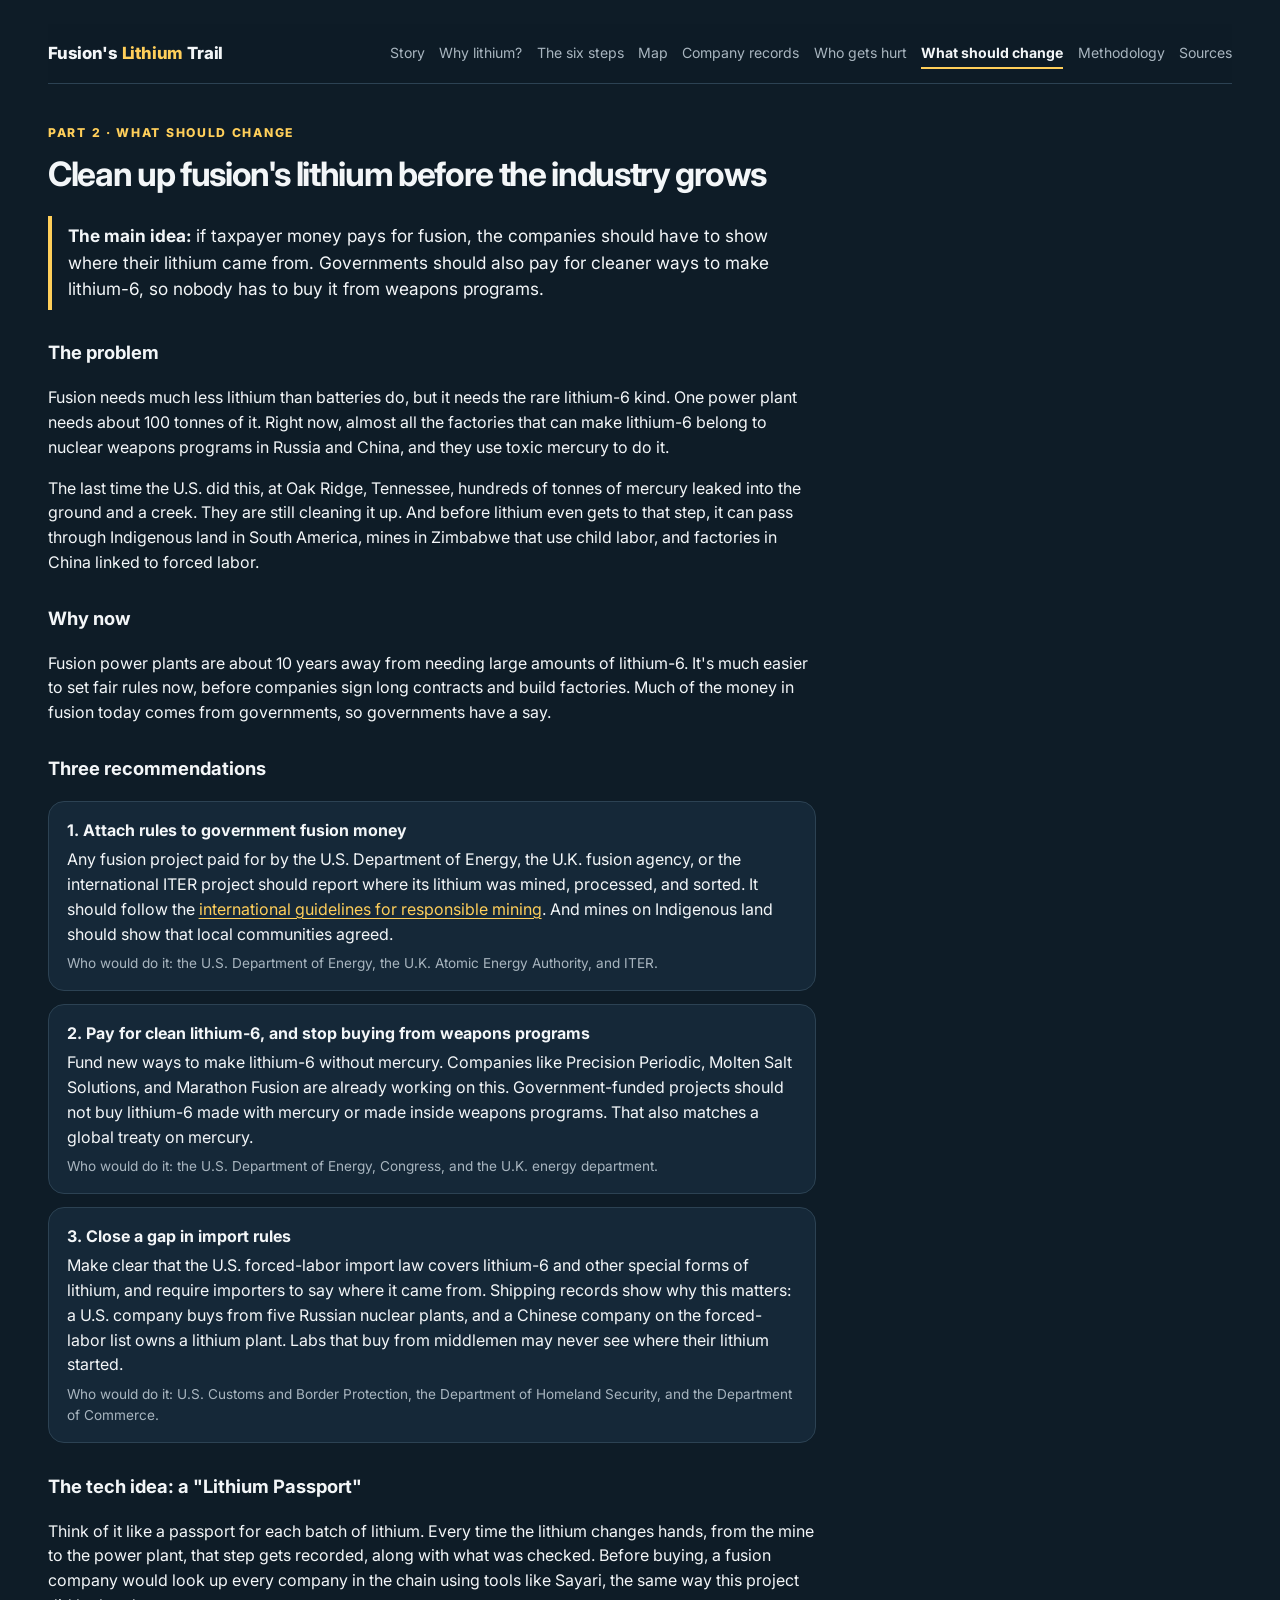
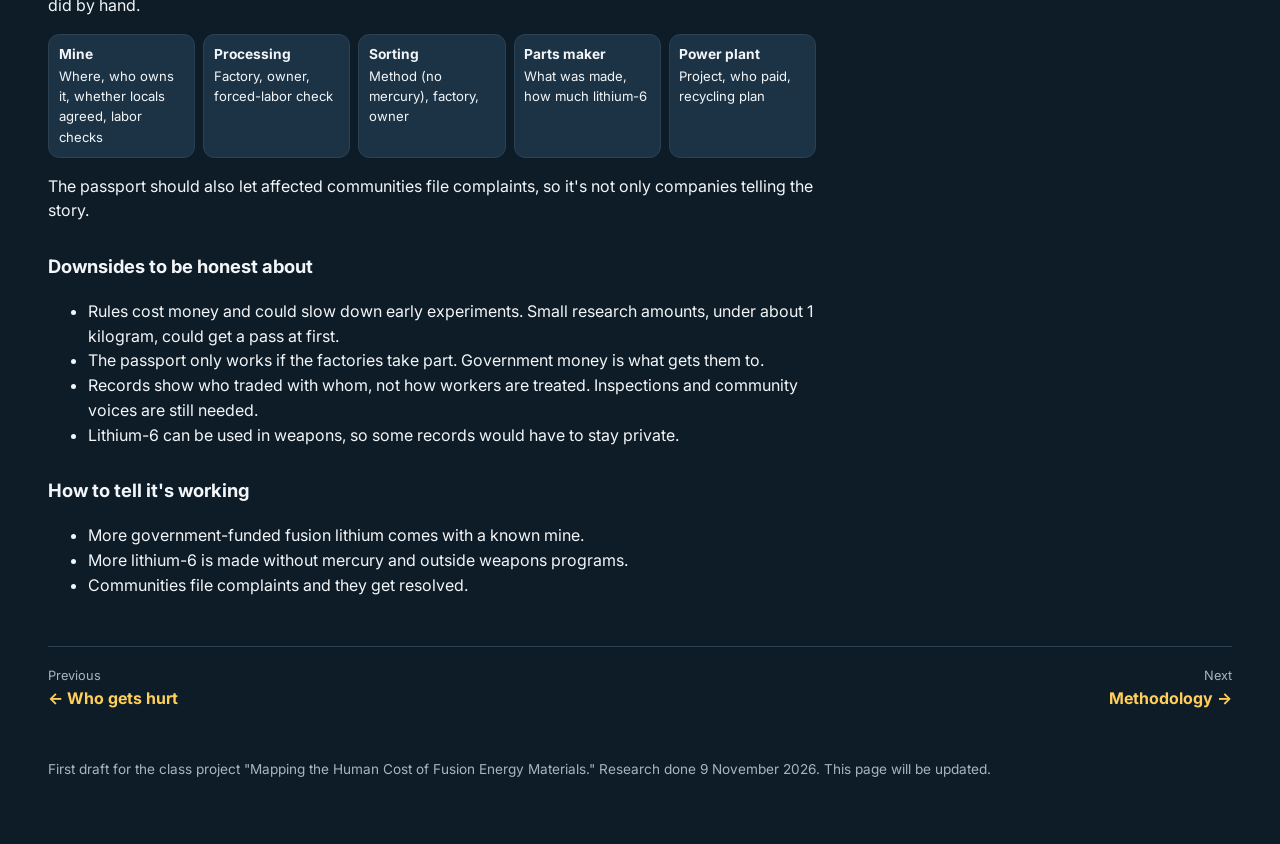
<file: docs/solutions.html>
<!doctype html>
<html lang="en">
<head>
<meta charset="UTF-8">
<meta name="viewport" content="width=device-width, initial-scale=1">
<meta name="description" content="A plan to clean up fusion's lithium supply chain, and the Lithium Passport idea.">
<meta name="theme-color" content="#0e1c27">
<link rel="icon" href="data:,">
<link rel="preconnect" href="https://fonts.googleapis.com">
<link href="https://fonts.googleapis.com/css2?family=Inter:wght@400;500;600;700;800&display=swap" rel="stylesheet">
<title>What Should Change</title>
<link rel="stylesheet" href="assets/site.css">
</head>
<body>
<main>
  <nav class="site-nav" aria-label="Site">
    <a class="brand" href="index.html">Fusion's <span>Lithium</span> Trail</a>
    <ul><li><a class="navlink" href="index.html">Story</a></li><li><a class="navlink" href="lithium.html">Why lithium?</a></li><li><a class="navlink" href="steps.html">The six steps</a></li><li><a class="navlink" href="globe.html">Map</a></li><li><a class="navlink" href="companies.html">Company records</a></li><li><a class="navlink" href="harm.html">Who gets hurt</a></li><li><a class="navlink" href="solutions.html" aria-current="page">What should change</a></li><li><a class="navlink" href="methodology.html">Methodology</a></li><li><a class="navlink" href="sources.html">Sources</a></li></ul>
  </nav>
  <section id="brief" aria-labelledby="brief-h">
    <span class="eyebrow">Part 2 · What should change</span>
    <h2 id="brief-h">Clean up fusion's lithium before the industry grows</h2>
    <div class="brief">
      <p class="ask"><strong>The main idea:</strong> if taxpayer money pays for fusion, the companies should have to show where their lithium came from. Governments should also pay for cleaner ways to make lithium-6, so nobody has to buy it from weapons programs.</p>

      <h3>The problem</h3>
      <p>Fusion needs much less lithium than batteries do, but it needs the rare lithium-6 kind. One power plant needs about 100 tonnes of it. Right now, almost all the factories that can make lithium-6 belong to nuclear weapons programs in Russia and China, and they use toxic mercury to do it.</p>
      <p>The last time the U.S. did this, at Oak Ridge, Tennessee, hundreds of tonnes of mercury leaked into the ground and a creek. They are still cleaning it up. And before lithium even gets to that step, it can pass through Indigenous land in South America, mines in Zimbabwe that use child labor, and factories in China linked to forced labor.</p>

      <h3>Why now</h3>
      <p>Fusion power plants are about 10 years away from needing large amounts of lithium-6. It's much easier to set fair rules now, before companies sign long contracts and build factories. Much of the money in fusion today comes from governments, so governments have a say.</p>

      <h3>Three recommendations</h3>
      <div class="rec">
        <h4>1. Attach rules to government fusion money</h4>
        <p>Any fusion project paid for by the U.S. Department of Energy, the U.K. fusion agency, or the international ITER project should report where its lithium was mined, processed, and sorted. It should follow the <a href="https://www.oecd.org/en/topics/sub-issues/due-diligence-guidance-for-responsible-business-conduct/responsible-mineral-supply-chains.html" target="_blank" rel="noopener">international guidelines for responsible mining</a>. And mines on Indigenous land should show that local communities agreed.</p>
        <p class="who">Who would do it: the U.S. Department of Energy, the U.K. Atomic Energy Authority, and ITER.</p>
      </div>
      <div class="rec">
        <h4>2. Pay for clean lithium-6, and stop buying from weapons programs</h4>
        <p>Fund new ways to make lithium-6 without mercury. Companies like Precision Periodic, Molten Salt Solutions, and Marathon Fusion are already working on this. Government-funded projects should not buy lithium-6 made with mercury or made inside weapons programs. That also matches a global treaty on mercury.</p>
        <p class="who">Who would do it: the U.S. Department of Energy, Congress, and the U.K. energy department.</p>
      </div>
      <div class="rec">
        <h4>3. Close a gap in import rules</h4>
        <p>Make clear that the U.S. forced-labor import law covers lithium-6 and other special forms of lithium, and require importers to say where it came from. Shipping records show why this matters: a U.S. company buys from five Russian nuclear plants, and a Chinese company on the forced-labor list owns a lithium plant. Labs that buy from middlemen may never see where their lithium started.</p>
        <p class="who">Who would do it: U.S. Customs and Border Protection, the Department of Homeland Security, and the Department of Commerce.</p>
      </div>

      <h3>The tech idea: a "Lithium Passport"</h3>
      <p>Think of it like a passport for each batch of lithium. Every time the lithium changes hands, from the mine to the power plant, that step gets recorded, along with what was checked. Before buying, a fusion company would look up every company in the chain using tools like Sayari, the same way this project did by hand.</p>
      <div class="passport" aria-label="What the passport records">
        <div><b>Mine</b>Where, who owns it, whether locals agreed, labor checks</div>
        <div><b>Processing</b>Factory, owner, forced-labor check</div>
        <div><b>Sorting</b>Method (no mercury), factory, owner</div>
        <div><b>Parts maker</b>What was made, how much lithium-6</div>
        <div><b>Power plant</b>Project, who paid, recycling plan</div>
      </div>
      <p>The passport should also let affected communities file complaints, so it's not only companies telling the story.</p>

      <h3>Downsides to be honest about</h3>
      <ul>
        <li>Rules cost money and could slow down early experiments. Small research amounts, under about 1 kilogram, could get a pass at first.</li>
        <li>The passport only works if the factories take part. Government money is what gets them to.</li>
        <li>Records show who traded with whom, not how workers are treated. Inspections and community voices are still needed.</li>
        <li>Lithium-6 can be used in weapons, so some records would have to stay private.</li>
      </ul>

      <h3>How to tell it's working</h3>
      <ul>
        <li>More government-funded fusion lithium comes with a known mine.</li>
        <li>More lithium-6 is made without mercury and outside weapons programs.</li>
        <li>Communities file complaints and they get resolved.</li>
      </ul>
    </div>
  </section>
  <nav class="pager" aria-label="Page by page"><a href="harm.html"><small>Previous</small>← Who gets hurt</a><a class="next" href="methodology.html"><small>Next</small>Methodology →</a></nav>
  <footer>First draft for the class project "Mapping the Human Cost of Fusion Energy Materials." Research done 9 November 2026. This page will be updated.</footer>
</main>

</body>
</html>
</file>
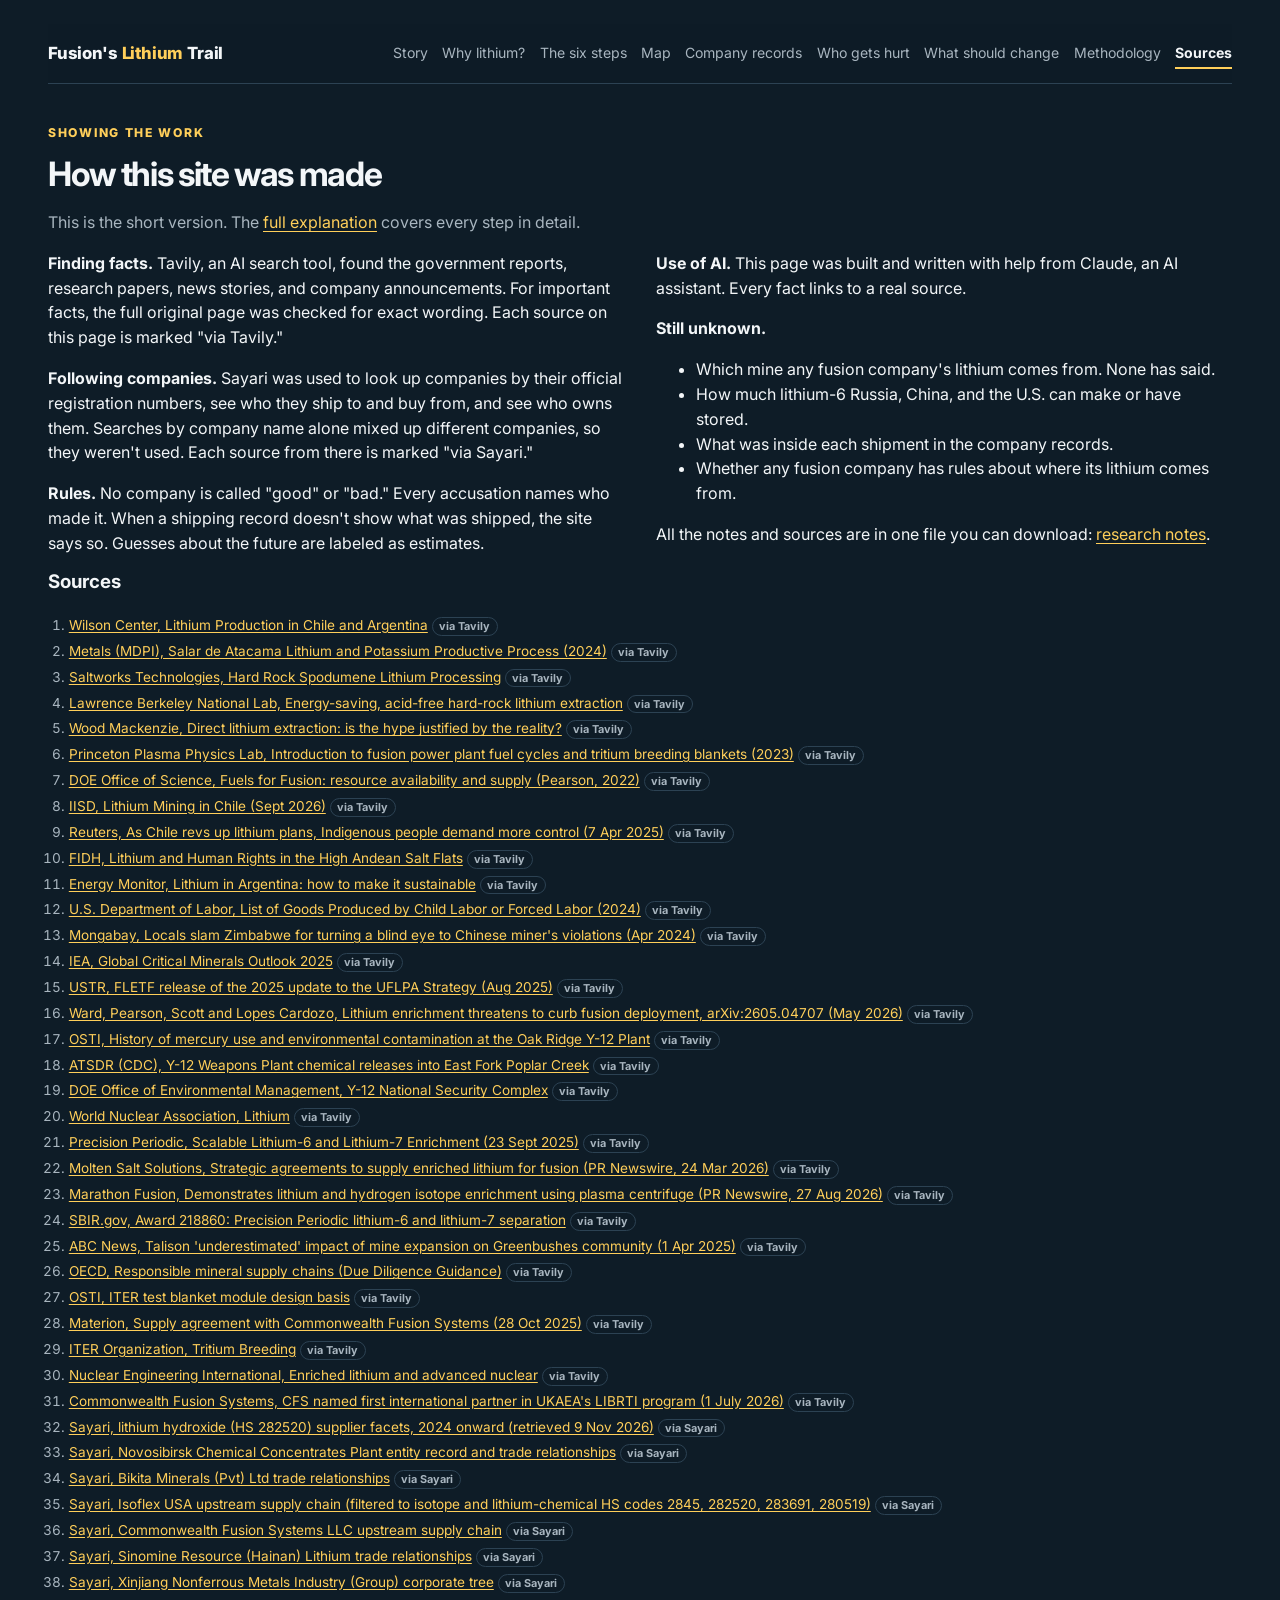
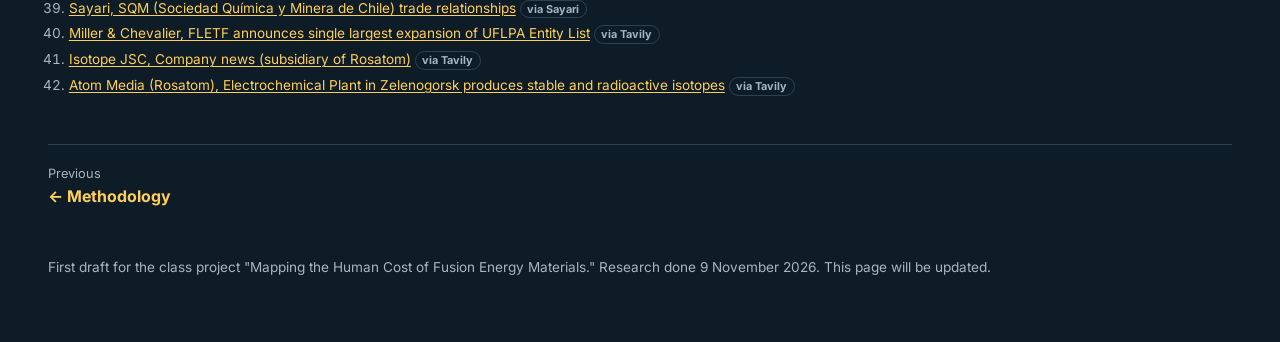
<file: docs/sources.html>
<!doctype html>
<html lang="en">
<head>
<meta charset="UTF-8">
<meta name="viewport" content="width=device-width, initial-scale=1">
<meta name="description" content="Every source used on this site, and what is still unknown.">
<meta name="theme-color" content="#0e1c27">
<link rel="icon" href="data:,">
<link rel="preconnect" href="https://fonts.googleapis.com">
<link href="https://fonts.googleapis.com/css2?family=Inter:wght@400;500;600;700;800&display=swap" rel="stylesheet">
<title>Sources</title>
<link rel="stylesheet" href="assets/site.css">
</head>
<body>
<main>
  <nav class="site-nav" aria-label="Site">
    <a class="brand" href="index.html">Fusion's <span>Lithium</span> Trail</a>
    <ul><li><a class="navlink" href="index.html">Story</a></li><li><a class="navlink" href="lithium.html">Why lithium?</a></li><li><a class="navlink" href="steps.html">The six steps</a></li><li><a class="navlink" href="globe.html">Map</a></li><li><a class="navlink" href="companies.html">Company records</a></li><li><a class="navlink" href="harm.html">Who gets hurt</a></li><li><a class="navlink" href="solutions.html">What should change</a></li><li><a class="navlink" href="methodology.html">Methodology</a></li><li><a class="navlink" href="sources.html" aria-current="page">Sources</a></li></ul>
  </nav>
  <section id="method" aria-labelledby="method-h">
    <span class="eyebrow">Showing the work</span>
    <h2 id="method-h">How this site was made</h2>
    <p class="section-intro">This is the short version. The <a href="methodology.html">full explanation</a> covers every step in detail.</p>
    <div class="method">
      <p><strong>Finding facts.</strong> Tavily, an AI search tool, found the government reports, research papers, news stories, and company announcements. For important facts, the full original page was checked for exact wording. Each source on this page is marked "via Tavily."</p>
      <p><strong>Following companies.</strong> Sayari was used to look up companies by their official registration numbers, see who they ship to and buy from, and see who owns them. Searches by company name alone mixed up different companies, so they weren't used. Each source from there is marked "via Sayari."</p>
      <p><strong>Rules.</strong> No company is called "good" or "bad." Every accusation names who made it. When a shipping record doesn't show what was shipped, the site says so. Guesses about the future are labeled as estimates.</p>
      <p><strong>Use of AI.</strong> This page was built and written with help from Claude, an AI assistant. Every fact links to a real source.</p>
      <p><strong>Still unknown.</strong></p>
      <ul id="unknowns"></ul>
      <p>All the notes and sources are in one file you can download: <a href="https://github.com/jmayes14/fusion-materials-map/blob/main/research/fusion-lithium-2026-11.json" target="_blank" rel="noopener">research notes</a>.</p>
    </div>
    <h3>Sources</h3>
    <ol class="sources" id="sources"></ol>
  </section>
  <nav class="pager" aria-label="Page by page"><a href="methodology.html"><small>Previous</small>← Methodology</a></nav>
  <footer>First draft for the class project "Mapping the Human Cost of Fusion Energy Materials." Research done 9 November 2026. This page will be updated.</footer>
</main>
<script src="assets/data.js"></script>
<script>
document.getElementById("sources").innerHTML = Object.entries(SOURCES).map(([k, [t, u]]) => `<li><a href="${u}" target="_blank" rel="noopener">${t}</a> <span class="via">via ${via(k)}</span></li>`).join("");
document.getElementById("unknowns").innerHTML = UNKNOWNS.map(u => `<li>${u}</li>`).join("");
</script>
</body>
</html>
</file>
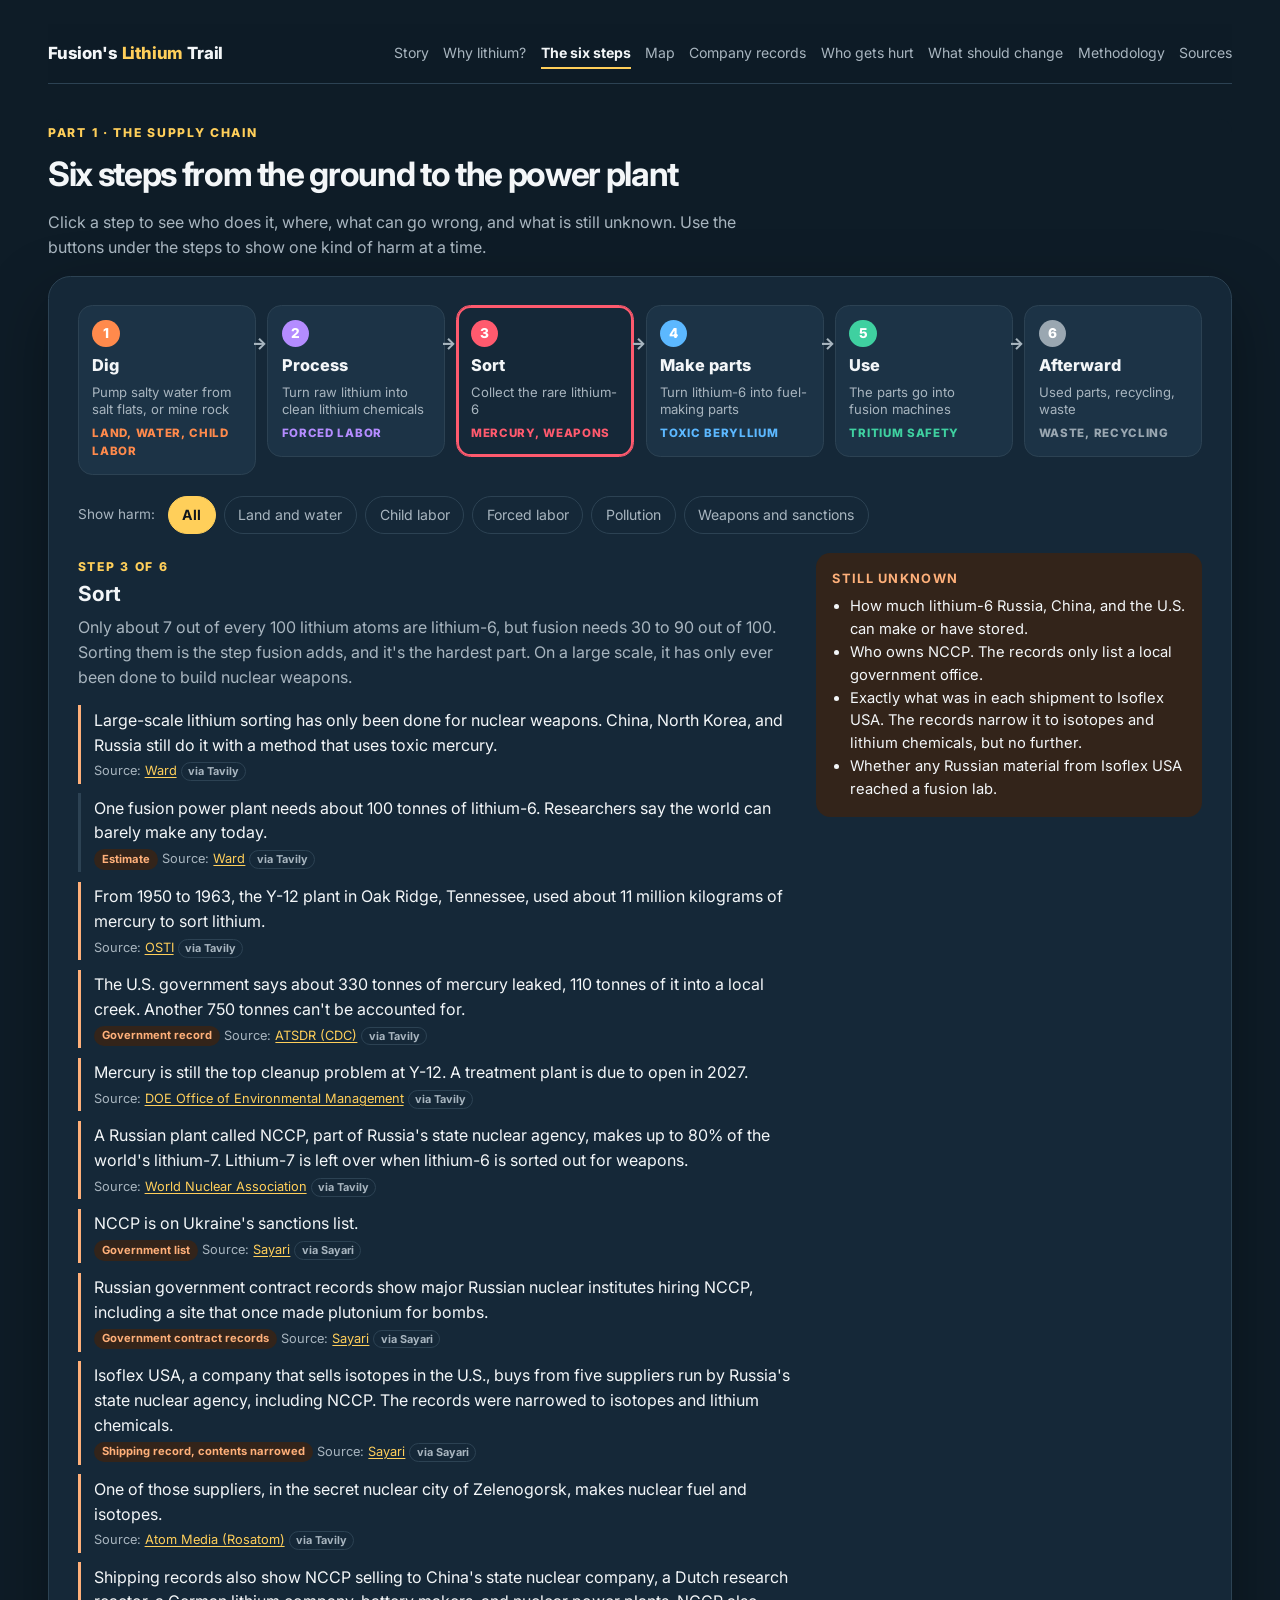
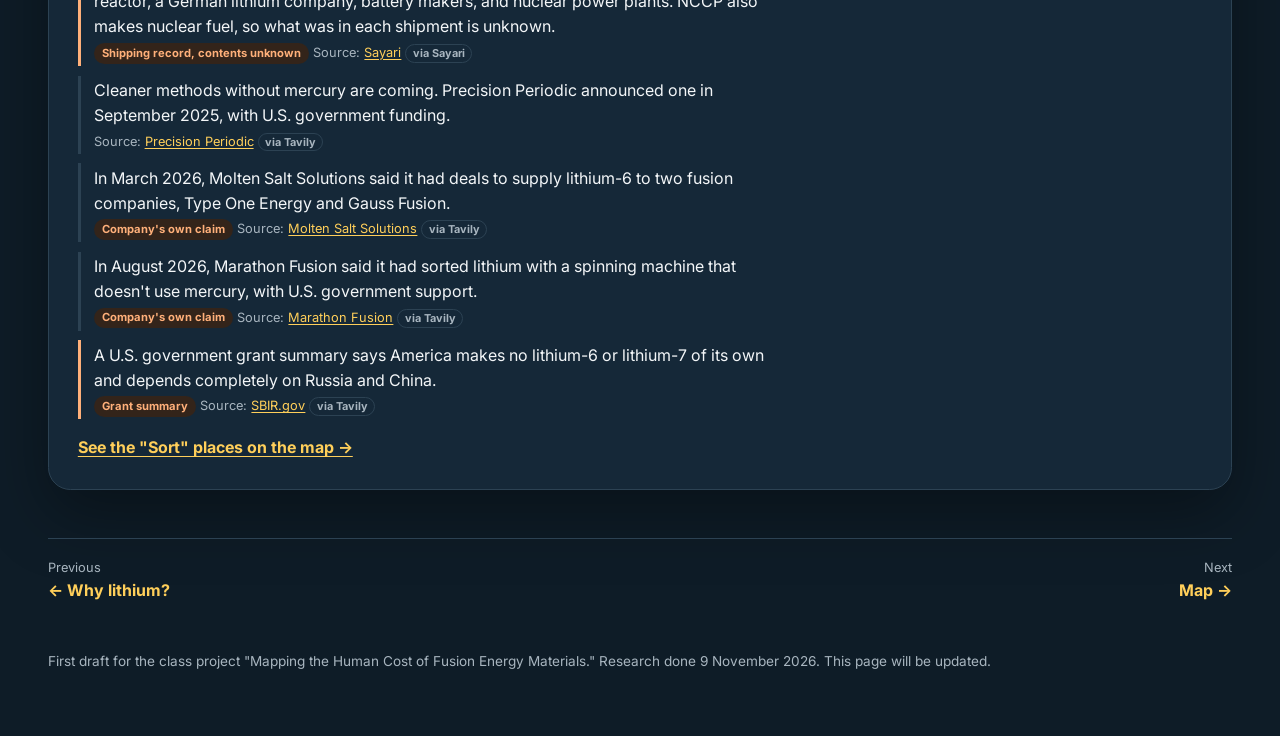
<file: docs/steps.html>
<!doctype html>
<html lang="en">
<head>
<meta charset="UTF-8">
<meta name="viewport" content="width=device-width, initial-scale=1">
<meta name="description" content="The six steps lithium takes from the ground to a fusion power plant.">
<meta name="theme-color" content="#0e1c27">
<link rel="icon" href="data:,">
<link rel="preconnect" href="https://fonts.googleapis.com">
<link href="https://fonts.googleapis.com/css2?family=Inter:wght@400;500;600;700;800&display=swap" rel="stylesheet">
<title>The Six Steps</title>
<link rel="stylesheet" href="assets/site.css">
</head>
<body>
<main>
  <nav class="site-nav" aria-label="Site">
    <a class="brand" href="index.html">Fusion's <span>Lithium</span> Trail</a>
    <ul><li><a class="navlink" href="index.html">Story</a></li><li><a class="navlink" href="lithium.html">Why lithium?</a></li><li><a class="navlink" href="steps.html" aria-current="page">The six steps</a></li><li><a class="navlink" href="globe.html">Map</a></li><li><a class="navlink" href="companies.html">Company records</a></li><li><a class="navlink" href="harm.html">Who gets hurt</a></li><li><a class="navlink" href="solutions.html">What should change</a></li><li><a class="navlink" href="methodology.html">Methodology</a></li><li><a class="navlink" href="sources.html">Sources</a></li></ul>
  </nav>
  <section id="map" aria-labelledby="map-h">
    <span class="eyebrow">Part 1 · The supply chain</span>
    <h2 id="map-h">Six steps from the ground to the power plant</h2>
    <p class="section-intro">Click a step to see who does it, where, what can go wrong, and what is still unknown. Use the buttons under the steps to show one kind of harm at a time.</p>
    <div class="shell">
      <ol class="chain" id="chain"></ol>
      <div class="lenses" role="group" aria-label="Show one kind of harm">
        <span>Show harm:</span>
        <button class="lens" data-lens="all" aria-pressed="true">All</button>
        <button class="lens" data-lens="land">Land and water</button>
        <button class="lens" data-lens="labor">Child labor</button>
        <button class="lens" data-lens="forced">Forced labor</button>
        <button class="lens" data-lens="toxic">Pollution</button>
        <button class="lens" data-lens="weapons">Weapons and sanctions</button>
      </div>
      <div class="detail" id="detail" aria-live="polite"></div>
      <a class="to-map" id="to-map" href="globe.html">See these places on the map →</a>
    </div>
  </section>
  <nav class="pager" aria-label="Page by page"><a href="lithium.html"><small>Previous</small>← Why lithium?</a><a class="next" href="globe.html"><small>Next</small>Map →</a></nav>
  <footer>First draft for the class project "Mapping the Human Cost of Fusion Energy Materials." Research done 9 November 2026. This page will be updated.</footer>
</main>
<script src="assets/data.js"></script>
<script src="assets/steps.js"></script>
</body>
</html>
</file>
<file: docs/assets/site.css>
:root {
    color-scheme: dark;
    --page: #0e1c27; --panel: #152838; --raised: #1c3346; --line: #2c4253;
    --ink: #f3f6f8; --muted: #a8b5bf; --accent: #ffcf5a; --accent-ink: #10161c;
    --extract: #ff8a4c; --refine: #b48cff; --enrich: #ff5a6e; --fabricate: #5cb8ff; --deploy: #3fd0a0; --after: #9aa7b1;
    --sea: #0e1c27; --land: #253a4a; --land-line: #3d5a6f;
    --warn-bg: #33241a; --warn-ink: #ffb07a;
    --gov: #ff7a8a; --ngo: #ffa66e; --struct: #c6a6ff;
    --radius: 1rem; --shadow: 0 1.5rem 4rem rgb(0 0 0 / 35%);
  }
  * { box-sizing: border-box; }
  html { scroll-behavior: smooth; }
  body { margin: 0; background: var(--page); color: var(--ink); font-family: ui-sans-serif, system-ui, -apple-system, BlinkMacSystemFont, "Segoe UI", sans-serif; line-height: 1.55; }
  a { color: var(--accent); text-underline-offset: 0.18em; }
  button { font: inherit; }
  button:focus-visible, a:focus-visible { outline: 3px solid #c06a35; outline-offset: 3px; }
  main { width: min(100% - 2rem, 74rem); margin: 0 auto; padding: 1.5rem 0 4rem; }
  h1, h2, h3, p { margin-top: 0; }
  .eyebrow { color: var(--accent); font-size: 0.76rem; font-weight: 800; letter-spacing: 0.14em; text-transform: uppercase; }
  .topline { display: flex; justify-content: space-between; gap: 1rem; flex-wrap: wrap; padding-bottom: 2rem; }
  .topline a { color: var(--muted); font-size: 0.9rem; }

  .hero { display: grid; grid-template-columns: minmax(0, 1.4fr) minmax(15rem, 0.6fr); gap: 2.5rem; align-items: end; padding-bottom: 3rem; }
  h1 { margin: 0.6rem 0 1rem; font-size: clamp(2.6rem, 7vw, 5.6rem); font-weight: 850; letter-spacing: -0.06em; line-height: 0.95; }
  h1 span { color: var(--accent); }
  .lede { color: var(--muted); font-size: clamp(1.05rem, 2vw, 1.22rem); max-width: 42rem; margin: 0; }
  .note { border: 1px solid var(--line); border-radius: var(--radius); background: var(--panel); padding: 1.2rem; }
  .note strong { display: block; color: var(--warn-ink); font-size: 0.8rem; letter-spacing: 0.1em; text-transform: uppercase; margin-bottom: 0.3rem; }
  .note p { margin: 0; color: var(--muted); font-size: 0.95rem; }

  section { margin-top: 3.5rem; }
  .glossary { margin-top: 0; border: 1px solid var(--line); border-radius: var(--radius); background: var(--panel); padding: 1.2rem 1.4rem; }
  .glossary h2 { font-size: 1.15rem; margin: 0 0 0.8rem; letter-spacing: -0.02em; }
  .glossary dl { display: grid; grid-template-columns: repeat(3, minmax(0, 1fr)); gap: 0.9rem 1.4rem; margin: 0; }
  .glossary dt { font-weight: 800; color: var(--accent); }
  .glossary dd { margin: 0.15rem 0 0; color: var(--muted); font-size: 0.92rem; }
  @media (max-width: 62rem) { .glossary dl { grid-template-columns: repeat(2, minmax(0, 1fr)); } }
  @media (max-width: 34rem) { .glossary dl { grid-template-columns: 1fr; } }
  h2 { font-size: clamp(1.5rem, 3vw, 2.1rem); letter-spacing: -0.04em; margin: 0.3rem 0 0.6rem; }
  .section-intro { color: var(--muted); max-width: 46rem; }

  .shell { border: 1px solid var(--line); border-radius: 1.4rem; background: var(--panel); padding: clamp(1rem, 3vw, 1.8rem); box-shadow: var(--shadow); }

  /* Systems map */
  .chain { display: grid; grid-template-columns: repeat(6, minmax(0, 1fr)); gap: 0.7rem; list-style: none; margin: 0; padding: 0; }
  .chain li { position: relative; min-width: 0; }
  .chain li:not(:last-child)::after { content: "→"; position: absolute; right: -0.7rem; top: 1.6rem; color: var(--muted); font-weight: 800; z-index: 1; }
  .stage { width: 100%; min-height: 9.5rem; display: flex; flex-direction: column; align-items: flex-start; gap: 0.35rem; text-align: left; border: 1px solid var(--line); border-radius: 0.9rem; background: var(--raised); color: var(--ink); padding: 0.85rem; cursor: pointer; transition: transform 150ms ease, border-color 150ms ease; }
  .stage:hover { transform: translateY(-2px); border-color: var(--c); }
  .stage[aria-pressed="true"] { border-color: var(--c); box-shadow: inset 0 0 0 2px var(--c); background: var(--panel); }
  .stage .num { display: inline-grid; place-items: center; width: 1.7rem; height: 1.7rem; border-radius: 50%; background: var(--c); color: #fff; font-weight: 800; font-size: 0.85rem; }
  .stage .name { font-weight: 800; font-size: 1.02rem; }
  .stage .what { color: var(--muted); font-size: 0.82rem; line-height: 1.35; }
  .stage .flag { margin-top: auto; font-size: 0.72rem; font-weight: 800; letter-spacing: 0.06em; text-transform: uppercase; color: var(--c); }

  .lenses { display: flex; flex-wrap: wrap; gap: 0.5rem; margin: 1.3rem 0 1rem; align-items: center; }
  .lenses span { color: var(--muted); font-size: 0.85rem; margin-right: 0.3rem; }
  .lens { border: 1px solid var(--line); border-radius: 999px; background: transparent; color: var(--muted); padding: 0.45rem 0.85rem; cursor: pointer; font-size: 0.88rem; }
  .lens[aria-pressed="true"] { background: var(--accent); border-color: var(--accent); color: var(--accent-ink); font-weight: 700; }

  .detail { display: grid; grid-template-columns: minmax(0, 1.3fr) minmax(0, 0.7fr); gap: 1.4rem; margin-top: 1.2rem; }
  .detail h3 { font-size: 1.3rem; margin-bottom: 0.3rem; }
  .detail .summary { color: var(--muted); }
  .facts { list-style: none; padding: 0; margin: 0; display: grid; gap: 0.6rem; }
  .facts li { border-left: 3px solid var(--line); padding: 0.15rem 0 0.15rem 0.8rem; }
  .facts li.is-risk { border-left-color: var(--warn-ink); }
  .facts li.is-dim { opacity: 0.35; }
  .facts .tags { display: flex; flex-wrap: wrap; gap: 0.3rem; margin-top: 0.25rem; }
  .tag { font-size: 0.7rem; font-weight: 700; border-radius: 999px; padding: 0.1rem 0.5rem; background: var(--raised); color: var(--muted); }
  .tag.kind { background: var(--warn-bg); color: var(--warn-ink); }
  .src { font-size: 0.8rem; color: var(--muted); }
  .via { display: inline-block; font-size: 0.68rem; font-weight: 700; border: 1px solid var(--line); border-radius: 999px; padding: 0 0.4rem; color: var(--muted); }
  .unknown { align-self: start; background: var(--warn-bg); border-radius: 0.9rem; padding: 1rem; }
  .unknown h4 { margin: 0 0 0.4rem; color: var(--warn-ink); font-size: 0.8rem; letter-spacing: 0.1em; text-transform: uppercase; }
  .unknown ul { margin: 0; padding-left: 1.1rem; color: var(--ink); font-size: 0.92rem; }

  /* Globe */
  .globe-wrap { display: grid; grid-template-columns: minmax(0, 1.25fr) minmax(0, 0.75fr); gap: 1.4rem; align-items: start; }
  #globe { width: 100%; aspect-ratio: 1; max-height: 38rem; display: block; touch-action: none; cursor: grab; }
  #globe:active { cursor: grabbing; }
  #globe .sphere { fill: var(--sea); }
  #globe .land { fill: var(--land); stroke: var(--land-line); stroke-width: 0.5; }
  #globe .grat { fill: none; stroke: var(--land-line); stroke-opacity: 0.25; stroke-width: 0.4; }
  #globe .flow { fill: none; stroke-width: 2; stroke-opacity: 0.9; }
  #globe .flow.sayari { stroke-dasharray: 5 4; }
  #globe .site { cursor: pointer; stroke: #ffffff; stroke-width: 2; filter: drop-shadow(0 0 3px rgb(255 255 255 / 55%)) saturate(1.35) brightness(1.15); }
  #globe .site.is-dim { opacity: 0.5; }
  #globe .site.is-active { stroke: var(--ink); stroke-width: 3; }
  #globe .label { font-size: 11px; fill: var(--ink); paint-order: stroke; stroke: var(--page); stroke-width: 3px; pointer-events: none; }
  .globe-tools { display: flex; flex-wrap: wrap; gap: 0.5rem; margin-top: 0.6rem; }
  .globe-tools button { border: 1px solid var(--line); background: var(--raised); color: var(--ink); border-radius: 999px; padding: 0.35rem 0.8rem; cursor: pointer; font-size: 0.85rem; }
  .legend { display: grid; gap: 0.35rem; font-size: 0.85rem; color: var(--muted); margin-top: 1rem; }
  .legend i { display: inline-block; width: 0.8rem; height: 0.8rem; border-radius: 50%; margin-right: 0.4rem; vertical-align: -0.1rem; }
  .legend .ln { display: inline-block; width: 1.8rem; margin-right: 0.4rem; border-top: 2px solid var(--muted); vertical-align: 0.25rem; }
  .legend .ln.dash { border-top-style: dashed; }
  #site-card { border: 1px solid var(--line); border-radius: var(--radius); padding: 1.1rem; background: var(--raised); min-height: 12rem; }
  #site-card h3 { margin-bottom: 0.2rem; }
  #site-card .where { color: var(--muted); font-size: 0.88rem; margin-bottom: 0.6rem; }
  .map-error { color: var(--warn-ink); }

  /* Risk table */
  .table-scroll { overflow-x: auto; }
  table { width: 100%; border-collapse: collapse; font-size: 0.92rem; min-width: 40rem; }
  th, td { text-align: left; padding: 0.7rem; border-bottom: 1px solid var(--line); vertical-align: top; }
  th { font-size: 0.75rem; letter-spacing: 0.08em; text-transform: uppercase; color: var(--muted); }
  .lvl { font-weight: 700; white-space: nowrap; }
  .lvl.gov { color: var(--enrich); }
  .lvl.ngo { color: var(--extract); }
  .lvl.struct { color: var(--refine); }

  /* Brief */
  .brief { max-width: 48rem; }
  .brief h3 { margin-top: 1.8rem; font-size: 1.15rem; }
  .brief .ask { border-left: 4px solid var(--accent); padding: 0.4rem 0 0.4rem 1rem; margin: 1rem 0; font-size: 1.08rem; }
  .rec { border: 1px solid var(--line); border-radius: var(--radius); padding: 1rem 1.1rem; margin-bottom: 0.8rem; background: var(--panel); }
  .rec h4 { margin: 0 0 0.3rem; font-size: 1rem; }
  .rec p { margin: 0 0 0.4rem; }
  .rec .who { font-size: 0.85rem; color: var(--muted); margin: 0; }
  .passport { display: grid; grid-template-columns: repeat(5, minmax(0, 1fr)); gap: 0.5rem; margin: 1rem 0; }
  .passport div { border: 1px solid var(--line); border-radius: 0.7rem; padding: 0.6rem; font-size: 0.82rem; background: var(--raised); }
  .passport b { display: block; font-size: 0.86rem; }

  .method { columns: 2 22rem; column-gap: 2rem; }
  .method p, .method ul { break-inside: avoid; }
  ol.sources { font-size: 0.85rem; color: var(--muted); padding-left: 1.3rem; }
  ol.sources li { margin-bottom: 0.3rem; }
  footer { margin-top: 3rem; color: var(--muted); font-size: 0.85rem; }

  @media (max-width: 62rem) {
    .chain { grid-template-columns: repeat(3, minmax(0, 1fr)); }
    .chain li:nth-child(3)::after { display: none; }
    .detail, .globe-wrap, .hero { grid-template-columns: 1fr; }
    .passport { grid-template-columns: repeat(2, minmax(0, 1fr)); }
  }
  @media (max-width: 34rem) {
    .chain { grid-template-columns: repeat(2, minmax(0, 1fr)); }
    .chain li::after { display: none; }
    .stage { min-height: 8rem; }
  }
  @media (prefers-reduced-motion: reduce) { * { transition: none !important; } html { scroll-behavior: auto; } }

  .site-nav + section, .site-nav + header { margin-top: 0; }
  .site-nav { display: flex; flex-wrap: wrap; align-items: center; justify-content: space-between; gap: 0.6rem 1.2rem; padding: 0.4rem 0 2.2rem; }
  .brand { font-weight: 850; letter-spacing: -0.02em; color: var(--ink); text-decoration: none; font-size: 1.05rem; }
  .brand span { color: var(--accent); }
  .site-nav ul { list-style: none; display: flex; flex-wrap: wrap; gap: 0.3rem; margin: 0; padding: 0; }
  .site-nav a.navlink { display: inline-block; padding: 0.35rem 0.75rem; border-radius: 999px; text-decoration: none; color: var(--muted); font-size: 0.9rem; border: 1px solid transparent; }
  .site-nav a.navlink:hover { border-color: var(--line); color: var(--ink); }
  .site-nav a.navlink[aria-current="page"] { background: var(--accent); color: var(--accent-ink, var(--page)); font-weight: 700; }
  .pager { display: flex; justify-content: space-between; flex-wrap: wrap; gap: 1rem; margin-top: 3rem; padding-top: 1.2rem; border-top: 1px solid var(--line); }
  .pager a { text-decoration: none; font-weight: 700; }
  .pager small { display: block; color: var(--muted); font-weight: 400; font-size: 0.8rem; }
  .pager .next { margin-left: auto; text-align: right; }

  .cards { display: grid; grid-template-columns: repeat(3, minmax(0, 1fr)); gap: 0.9rem; list-style: none; margin: 0; padding: 0; }
  .cards a { display: block; height: 100%; border: 1px solid var(--line); border-radius: var(--radius); background: var(--panel); padding: 1.1rem; text-decoration: none; color: var(--ink); transition: transform 150ms ease, border-color 150ms ease; }
  .cards a:hover { transform: translateY(-2px); border-color: var(--accent); }
  .cards b { display: block; font-size: 1.05rem; margin-bottom: 0.25rem; }
  .cards span { color: var(--muted); font-size: 0.92rem; }
  .findings { display: grid; gap: 0.7rem; padding: 0; list-style: none; counter-reset: f; }
  .findings li { counter-increment: f; position: relative; padding: 0.9rem 1rem 0.9rem 3.2rem; background: var(--panel); border: 1px solid var(--line); border-radius: var(--radius); }
  .findings li::before { content: counter(f); position: absolute; left: 1rem; top: 0.9rem; width: 1.6rem; height: 1.6rem; border-radius: 50%; background: var(--accent); color: var(--accent-ink); font-weight: 800; font-size: 0.85rem; display: grid; place-items: center; }
  .step-chips { display: flex; flex-wrap: wrap; gap: 0.4rem; margin-bottom: 1rem; align-items: center; }
  .step-chips span { color: var(--muted); font-size: 0.85rem; margin-right: 0.2rem; }
  .step-chips button { border: 1px solid var(--line); background: transparent; color: var(--muted); border-radius: 999px; padding: 0.35rem 0.8rem; cursor: pointer; font-size: 0.85rem; }
  .step-chips button[aria-pressed="true"] { background: var(--c); border-color: var(--c); color: #fff; font-weight: 700; }
  .to-map { display: inline-block; margin-top: 1rem; font-weight: 700; }
  @media (max-width: 62rem) { .cards { grid-template-columns: repeat(2, minmax(0, 1fr)); } }
  @media (max-width: 34rem) { .cards { grid-template-columns: 1fr; } }

  /* Map page: flat map or globe, one step at a time */
  .map-controls { display: flex; flex-wrap: wrap; justify-content: space-between; align-items: center; gap: 0.8rem; margin-bottom: 1rem; }
  .map-controls .step-chips { margin: 0; }
  .view-toggle { display: inline-flex; border: 1px solid var(--line); border-radius: 999px; padding: 3px; background: var(--panel); }
  .view-toggle button { border: 0; background: transparent; color: var(--muted); padding: 0.35rem 0.95rem; border-radius: 999px; cursor: pointer; font-size: 0.88rem; }
  .view-toggle button[aria-pressed="true"] { background: var(--accent); color: var(--accent-ink); font-weight: 700; }
  .map-layout { display: grid; grid-template-columns: minmax(0, 1.65fr) minmax(16rem, 0.8fr); gap: 1.4rem; align-items: start; }
  .caption { border-left: 4px solid var(--c, var(--accent)); padding: 0.15rem 0 0.15rem 1rem; }
  .caption h3 { margin: 0.2rem 0 0.3rem; font-size: 1.15rem; }
  .caption p { margin: 0; }
  .tour { display: flex; align-items: center; flex-wrap: wrap; gap: 0.5rem; margin: 0.8rem 0 0.6rem; }
  .tour button, .map-tools button { border: 1px solid var(--line); background: var(--raised); color: var(--ink); border-radius: 999px; padding: 0.35rem 0.85rem; cursor: pointer; font-size: 0.88rem; }
  .tour button:hover:not(:disabled), .map-tools button:hover { border-color: var(--accent); }
  .tour button:disabled { opacity: 0.4; cursor: default; }
  .tour #tour-start { background: var(--accent); border-color: var(--accent); color: var(--accent-ink); font-weight: 700; margin-right: 0.4rem; }
  .tour .count { color: var(--muted); font-size: 0.85rem; min-width: 5.5rem; text-align: center; }
  #map { width: 100%; height: auto; display: block; touch-action: pan-y; user-select: none; background: var(--sea); border-radius: 0.8rem; }
  #map.is-globe { background: transparent; }
  #map.is-globe { cursor: grab; touch-action: none; }
  #map.is-globe:active { cursor: grabbing; }
  #map .sphere { fill: var(--sea); }
  #map .land { fill: var(--land); stroke: var(--land-line); stroke-width: 0.6; }
  #map .grat { fill: none; stroke: var(--land-line); stroke-opacity: 0.22; stroke-width: 0.4; }
  #map .flow { fill: none; stroke-width: 2.4; stroke-linecap: round; }
  #map .flow.sayari { stroke-dasharray: 6 5; }
  #map .leader { stroke: var(--muted); stroke-width: 1.2; }
  #map .true-spot { fill: var(--muted); }
  #map g.site { cursor: pointer; outline: none; }
  #map g.site circle { stroke-width: 2.2; filter: drop-shadow(0 1px 2px rgb(0 0 0 / 35%)); }
  #map g.site text { font-size: 11px; font-weight: 800; text-anchor: middle; dominant-baseline: central; pointer-events: none; paint-order: stroke; stroke: rgb(0 0 0 / 30%); stroke-width: 2px; }
  #map g.site.is-linked circle { fill: var(--panel); stroke-width: 2.6; }
  #map g.site.is-linked text { stroke: none; }
  #map g.site.is-region circle { fill-opacity: 0.75; }
  #map g.site.is-active circle { stroke: var(--ink); stroke-width: 3.5; }
  #map g.site:focus-visible circle { stroke: #c06a35; stroke-width: 4; }
  #map .label { font-size: 12px; font-weight: 650; fill: var(--ink); paint-order: stroke; stroke: var(--sea); stroke-width: 4px; stroke-linejoin: round; pointer-events: none; }
  #map .label.is-linked { fill: var(--muted); font-weight: 500; }
  .map-tools { display: flex; flex-wrap: wrap; align-items: center; gap: 0.5rem; margin-top: 0.6rem; min-height: 2rem; }
  .map-tools .hint { color: var(--muted); font-size: 0.85rem; }
  .legend2 { display: flex; flex-wrap: wrap; gap: 0.5rem 1.2rem; margin-top: 0.9rem; font-size: 0.84rem; color: var(--muted); }
  .legend2 span { display: inline-flex; align-items: center; gap: 0.4rem; }
  .places h3 { font-size: 1rem; margin: 0 0 0.6rem; }
  .place-list { list-style: none; margin: 0 0 1rem; padding: 0; display: grid; gap: 0.35rem; max-height: 30rem; overflow: auto; }
  .place-list button { width: 100%; display: flex; gap: 0.6rem; align-items: center; text-align: left; border: 1px solid var(--line); background: var(--raised); color: var(--ink); border-radius: 0.7rem; padding: 0.45rem 0.6rem; cursor: pointer; font: inherit; }
  .place-list button:hover { border-color: var(--accent); }
  .place-list button[aria-pressed="true"] { border-color: var(--ink); box-shadow: inset 0 0 0 1px var(--ink); background: var(--panel); }
  .place-list b { display: block; font-size: 0.92rem; }
  .place-list small { color: var(--muted); font-size: 0.8rem; }
  .badge { flex: none; display: grid; place-items: center; width: 1.6rem; height: 1.6rem; border-radius: 50%; background: var(--c); color: #fff; font-weight: 800; font-size: 0.8rem; text-shadow: 0 0 2px rgb(0 0 0 / 45%); }
  .place-list .is-linked .badge { background: var(--panel); color: var(--c); box-shadow: inset 0 0 0 2px var(--c); text-shadow: none; }
  .place-list .sub { color: var(--muted); font-size: 0.75rem; font-weight: 800; letter-spacing: 0.06em; text-transform: uppercase; margin-top: 0.5rem; }
  .place-list .empty { color: var(--muted); font-size: 0.9rem; }
  .step-chips button[data-stage="all"][aria-pressed="true"] { color: var(--accent-ink); }
  @media (max-width: 62rem) { .map-layout { grid-template-columns: 1fr; } .place-list { max-height: none; } }

  /* "Why lithium?" page */
  .icon-sprite { position: absolute; width: 0; height: 0; overflow: hidden; }
  .pipeline svg, .way-icon svg, .proc-icon svg, .nw-icon svg, .pool { fill: none; stroke: currentColor; stroke-width: 1.8; stroke-linecap: round; stroke-linejoin: round; }
  .page-head { margin-bottom: 1.8rem; }
  .page-title { font-size: clamp(2rem, 5vw, 3.4rem); letter-spacing: -0.045em; line-height: 1.02; margin: 0.4rem 0 0.8rem; max-width: 22ch; }
  .prose p { max-width: 40rem; }
  .pull { font-size: 1.15rem; font-weight: 700; border-left: 4px solid var(--deploy); padding-left: 0.9rem; }

  .pipeline { position: relative; display: grid; grid-template-columns: repeat(5, minmax(0, 1fr)); margin: 0.5rem 0 1rem; padding: 1.4rem 0.6rem 1.2rem; border: 1px solid var(--line); border-radius: 1.4rem; background: var(--panel); }
  .pipeline::before { content: ""; position: absolute; left: 10%; right: 10%; top: 3.45rem; height: 4px; border-radius: 4px; background: linear-gradient(90deg, var(--extract), var(--refine), var(--enrich), var(--fabricate), var(--deploy)); opacity: 0.55; }
  .pipeline a { position: relative; display: flex; flex-direction: column; align-items: center; text-align: center; text-decoration: none; color: var(--ink); padding: 0 0.3rem; }
  .pipe-icon { display: grid; place-items: center; width: 4.2rem; height: 4.2rem; border-radius: 50%; background: var(--panel); border: 3px solid var(--c); color: var(--c); box-shadow: 0 0 0 6px var(--panel); transition: transform 160ms ease; }
  .pipeline a:hover .pipe-icon { transform: translateY(-3px); }
  .pipe-icon svg { width: 2rem; height: 2rem; }
  .pipe-text { display: flex; flex-direction: column; margin-top: 0.55rem; }
  .pipe-text b { font-size: 0.93rem; } .pipe-text small { color: var(--muted); font-size: 0.8rem; }

  .two-col { display: grid; grid-template-columns: minmax(0, 1.2fr) minmax(0, 1fr); gap: 2rem; align-items: center; }
  .diagram { margin: 0; border: 1px solid var(--line); border-radius: 1.2rem; background: var(--panel); padding: 1.2rem; box-shadow: 0 1rem 2.5rem rgb(0 0 0 / 12%); }
  .diagram svg { width: 100%; height: auto; display: block; }
  .diagram figcaption { color: var(--muted); font-size: 0.86rem; margin-top: 0.8rem; line-height: 1.7; }
  .key { display: inline-block; width: 0.8rem; height: 0.8rem; border-radius: 50%; vertical-align: -0.1rem; margin: 0 0.3rem 0 0.6rem; }
  .key:first-child { margin-left: 0; }
  .key.p, .key.li6 { background: var(--enrich); } .key.n { background: #7f8b87; } .key.li7 { background: var(--line); }
  .key.range { border-radius: 0.2rem; background: repeating-linear-gradient(45deg, var(--enrich) 0 3px, transparent 3px 6px); box-shadow: inset 0 0 0 1px var(--enrich); }

  .rx-trail path { stroke: var(--muted); stroke-width: 2.2; stroke-linecap: round; opacity: 0.55; }
  .rx-arrow { stroke: var(--muted); stroke-width: 2.4; fill: none; stroke-linecap: round; } .rx-head { fill: var(--muted); }
  .rx-halo { opacity: 0.16; } .rx-halo.li { fill: var(--enrich); } .rx-halo.tri { fill: var(--deploy); opacity: 0.24; } .rx-halo.he { fill: var(--refine); opacity: 0.2; }
  .rx-l { fill: var(--muted); font-size: 12px; text-anchor: middle; } .rx-l.start { text-anchor: start; }
  .rx-l.strong { fill: var(--ink); font-weight: 750; font-size: 14px; } .rx-l.small { font-size: 11px; } .rx-l.heat { fill: var(--extract); font-weight: 750; }

  .iso { display: grid; gap: 1.1rem; }
  .iso-label { display: flex; justify-content: space-between; align-items: baseline; gap: 0.6rem; font-size: 0.93rem; margin-bottom: 0.4rem; }
  .iso-val { color: var(--enrich); font-weight: 800; white-space: nowrap; }
  .iso-bar { display: flex; height: 1.9rem; border-radius: 0.55rem; overflow: hidden; background: var(--raised); box-shadow: inset 0 0 0 1px var(--line); }
  .seg.li6 { background: var(--enrich); }
  .seg.li6-range { background: repeating-linear-gradient(45deg, color-mix(in srgb, var(--enrich) 60%, transparent) 0 6px, color-mix(in srgb, var(--enrich) 22%, transparent) 6px 12px); }
  .seg.li7 { flex: 1; background: var(--line); }
  .iso-scale { display: flex; justify-content: space-between; color: var(--muted); font-size: 0.75rem; margin-top: -0.5rem; }

  .ways { display: grid; grid-template-columns: repeat(3, minmax(0, 1fr)); gap: 1rem; }
  .way { border: 1px solid var(--line); border-top: 4px solid var(--c); border-radius: var(--radius); background: var(--panel); padding: 1.1rem 1.2rem; display: flex; flex-direction: column; }
  .way.is-new { border-style: dashed; border-top-style: solid; }
  .way-top { display: flex; justify-content: space-between; align-items: center; margin-bottom: 0.8rem; }
  .way-icon { display: grid; place-items: center; width: 3.3rem; height: 3.3rem; border-radius: 1rem; background: color-mix(in srgb, var(--c) 16%, transparent); color: var(--c); }
  .way-icon svg { width: 1.9rem; height: 1.9rem; }
  .stat { font-size: 0.78rem; color: var(--muted); text-align: right; line-height: 1.2; }
  .stat b { display: block; font-size: 1.35rem; color: var(--c); letter-spacing: -0.03em; }
  .way-tag { font-size: 0.72rem; font-weight: 800; letter-spacing: 0.07em; text-transform: uppercase; color: var(--c); }
  .way h3 { margin: 0.2rem 0 0.7rem; font-size: 1.1rem; }
  .mini-steps { list-style: none; counter-reset: m; padding: 0; margin: 0 0 0.9rem; display: grid; gap: 0.55rem; font-size: 0.93rem; }
  .mini-steps li { counter-increment: m; position: relative; padding-left: 2rem; }
  .mini-steps li::before { content: counter(m); position: absolute; left: 0; top: 0.08rem; width: 1.4rem; height: 1.4rem; border-radius: 50%; display: grid; place-items: center; font-size: 0.74rem; font-weight: 800; background: color-mix(in srgb, var(--c) 20%, transparent); color: var(--c); }
  .why-care { margin: auto 0 0; padding-top: 0.8rem; border-top: 1px solid var(--line); font-size: 0.88rem; color: var(--muted); }

  .process { list-style: none; padding: 0; margin: 0 0 2.4rem; display: grid; grid-template-columns: repeat(3, minmax(0, 1fr)); gap: 2.4rem; }
  .process li { position: relative; border: 1px solid var(--line); border-top: 4px solid var(--c); border-radius: var(--radius); background: var(--panel); padding: 1.1rem 1.2rem; }
  .process li:not(:last-child)::after { content: "→"; position: absolute; right: -1.85rem; top: 2.1rem; color: var(--muted); font-size: 1.5rem; font-weight: 800; }
  .proc-icon { display: grid; place-items: center; width: 3.2rem; height: 3.2rem; border-radius: 50%; background: color-mix(in srgb, var(--c) 16%, transparent); color: var(--c); margin-bottom: 0.7rem; }
  .proc-icon svg { width: 1.7rem; height: 1.7rem; }
  .proc-n { font-size: 0.72rem; font-weight: 800; letter-spacing: 0.08em; text-transform: uppercase; color: var(--c); }
  .process h3 { margin: 0.15rem 0 0.4rem; font-size: 1.08rem; } .process p { margin: 0; font-size: 0.94rem; }

  .sort-old { margin-bottom: 2rem; }
  .sub-h { margin: 0 0 0.7rem; font-size: 1.2rem; }
  .plain-steps { padding-left: 1.2rem; display: grid; gap: 0.4rem; }
  .hg-col { fill: var(--raised); stroke: var(--line); stroke-width: 2; }
  .hg-lane { stroke: rgb(169 180 189 / 22%); stroke-width: 16; stroke-linecap: round; }
  .w-lane { stroke: color-mix(in srgb, var(--fabricate) 22%, transparent); stroke-width: 16; stroke-linecap: round; }
  .hg-flow, .w-flow { fill: none; stroke-width: 4; stroke-linecap: round; stroke-dasharray: 6 9; animation: lithium-flow 1.4s linear infinite; }
  .hg-flow { stroke: #a9b4bd; } .w-flow { stroke: var(--fabricate); }
  .hg-head { fill: #a9b4bd; } .w-head { fill: var(--fabricate); }
  @keyframes lithium-flow { to { stroke-dashoffset: -30; } }
  .dots6 circle { fill: var(--enrich); stroke: var(--panel); stroke-width: 1.5; }
  .dots7 circle { fill: #c5cdc9; stroke: var(--panel); stroke-width: 1.5; }
  .hg-l { fill: var(--muted); font-size: 12px; text-anchor: middle; } .hg-l.end { text-anchor: end; } .hg-l.start { text-anchor: start; }
  .hg-l.strong { fill: var(--ink); font-weight: 750; font-size: 13.5px; } .hg-l.li6t { fill: var(--enrich); }
  .hg-tick { stroke: var(--muted); stroke-width: 1.2; }

  .new-ways { display: grid; grid-template-columns: repeat(3, minmax(0, 1fr)); gap: 1rem; }
  .new-ways > div { border: 1px dashed var(--line); border-radius: var(--radius); padding: 1.1rem; background: var(--panel); }
  .nw-icon { display: grid; place-items: center; width: 2.8rem; height: 2.8rem; border-radius: 0.8rem; background: color-mix(in srgb, var(--deploy) 16%, transparent); color: var(--deploy); margin-bottom: 0.6rem; }
  .nw-icon svg { width: 1.6rem; height: 1.6rem; }
  .new-ways p { margin: 0.35rem 0 0; font-size: 0.93rem; }
  .note-line { color: var(--muted); font-size: 0.92rem; margin-top: 1rem; }

  .tiles { display: flex; flex-wrap: wrap; align-items: stretch; gap: 0.6rem; }
  .tile { flex: 1 1 11rem; border: 1px solid var(--line); border-left: 5px solid var(--c); border-radius: var(--radius); background: var(--panel); padding: 1rem 1.1rem; display: flex; flex-direction: column; gap: 0.35rem; }
  .tile-n { font-size: clamp(1.6rem, 3vw, 2.2rem); font-weight: 850; letter-spacing: -0.045em; line-height: 1.05; color: var(--c); }
  .tile-l { color: var(--muted); font-size: 0.9rem; }
  .tile-op { flex: 0 0 auto; display: flex; flex-direction: column; justify-content: center; align-items: center; text-align: center; font-weight: 800; padding: 0 0.2rem; }
  .tile-op small { color: var(--muted); font-weight: 400; font-size: 0.72rem; max-width: 7rem; }
  .pools { margin-top: 1rem; border: 1px solid var(--line); border-radius: var(--radius); background: var(--panel); padding: 1.1rem 1.2rem; }
  .pool-row { display: grid; grid-template-columns: repeat(15, 1fr); gap: 0.4rem; max-width: 36rem; color: var(--fabricate); }
  .pool { width: 100%; height: auto; }
  .pools p { margin: 0.8rem 0 0; color: var(--muted); } .pools b { color: var(--ink); }

  .cite sup { font-size: 0.68rem; line-height: 0; margin-left: 0.12rem; }
  .cite sup a { text-decoration: none; font-weight: 800; color: var(--accent); padding: 0.05rem 0.25rem; border-radius: 0.3rem; background: color-mix(in srgb, var(--accent) 14%, transparent); }
  .refs { border-top: 1px solid var(--line); padding-top: 1rem; }
  .refs h2 { font-size: 1.2rem; }
  .refs ol { font-size: 0.86rem; color: var(--muted); padding-left: 1.4rem; }
  .refs li { margin-bottom: 0.35rem; scroll-margin-top: 1rem; }
  .refs li:target { color: var(--ink); background: color-mix(in srgb, var(--accent) 12%, transparent); border-radius: 0.3rem; }

  @media (max-width: 62rem) {
    .two-col { grid-template-columns: 1fr; }
    .ways, .new-ways { grid-template-columns: 1fr; }
    .process { grid-template-columns: 1fr; gap: 2.2rem; }
    .process li:not(:last-child)::after { content: "↓"; right: auto; left: 50%; top: auto; bottom: -2rem; transform: translateX(-50%); }
    .tile-op { flex-basis: 100%; flex-direction: row; gap: 0.5rem; }
  }
  @media (max-width: 40rem) {
    .pipeline { grid-template-columns: 1fr; gap: 0.7rem; padding: 1rem; }
    .pipeline::before { left: 2.95rem; right: auto; top: 2rem; bottom: 2rem; width: 4px; height: auto; background: linear-gradient(180deg, var(--extract), var(--refine), var(--enrich), var(--fabricate), var(--deploy)); }
    .pipeline a { flex-direction: row; text-align: left; gap: 0.9rem; }
    .pipe-icon { width: 3.6rem; height: 3.6rem; }
    .pipe-text { margin-top: 0; }
    .pool-row { grid-template-columns: repeat(10, 1fr); }
  }
  @media (prefers-reduced-motion: reduce) { .hg-flow, .w-flow { animation: none; } }

  /* Shared top bar, matching the map story */
  body { font-family: Inter, ui-sans-serif, system-ui, -apple-system, "Segoe UI", sans-serif; }
  .site-nav { position: sticky; top: 0; z-index: 20; display: flex; flex-wrap: wrap; align-items: center; justify-content: space-between; gap: 0.5rem 1.4rem; margin: 0 0 2.2rem; padding: 0.85rem 0; background: rgb(14 28 39 / 94%); backdrop-filter: blur(8px); border-bottom: 1px solid var(--line); }
  .brand { color: var(--ink); font-weight: 800; text-decoration: none; font-size: 1.05rem; letter-spacing: -0.01em; }
  .brand span { color: var(--accent); }
  .site-nav ul { list-style: none; display: flex; flex-wrap: wrap; gap: 0.15rem 0.9rem; margin: 0; padding: 0; }
  .site-nav a.navlink { display: inline-block; padding: 0.3rem 0; border: 0; border-radius: 0; background: none; color: var(--muted); font-size: 0.88rem; text-decoration: none; white-space: nowrap; }
  .site-nav a.navlink:hover { color: var(--ink); border: 0; }
  .site-nav a.navlink[aria-current="page"] { background: none; color: var(--ink); font-weight: 700; box-shadow: inset 0 -2px 0 var(--accent); }
  @media (max-width: 52rem) { .site-nav ul { width: 100%; flex-wrap: nowrap; overflow-x: auto; scrollbar-width: none; padding-bottom: 0.2rem; } }
</file>
